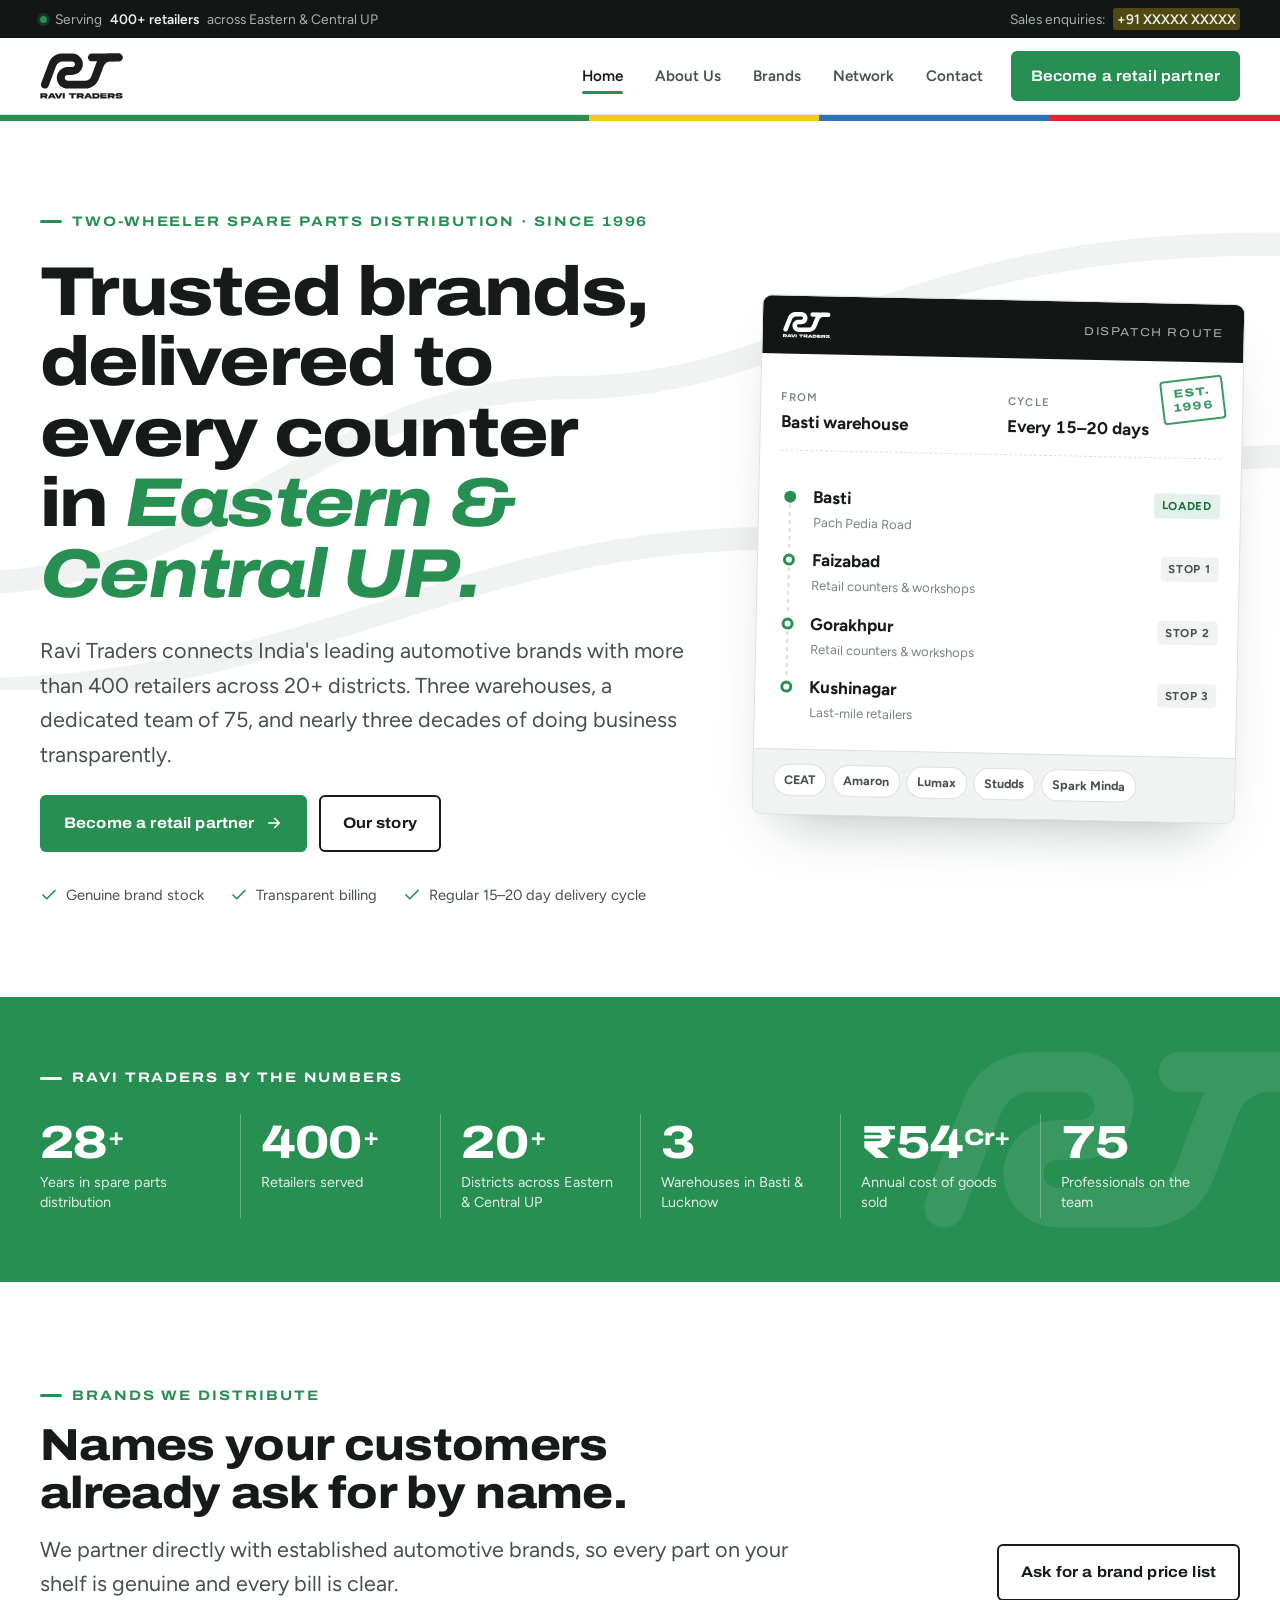
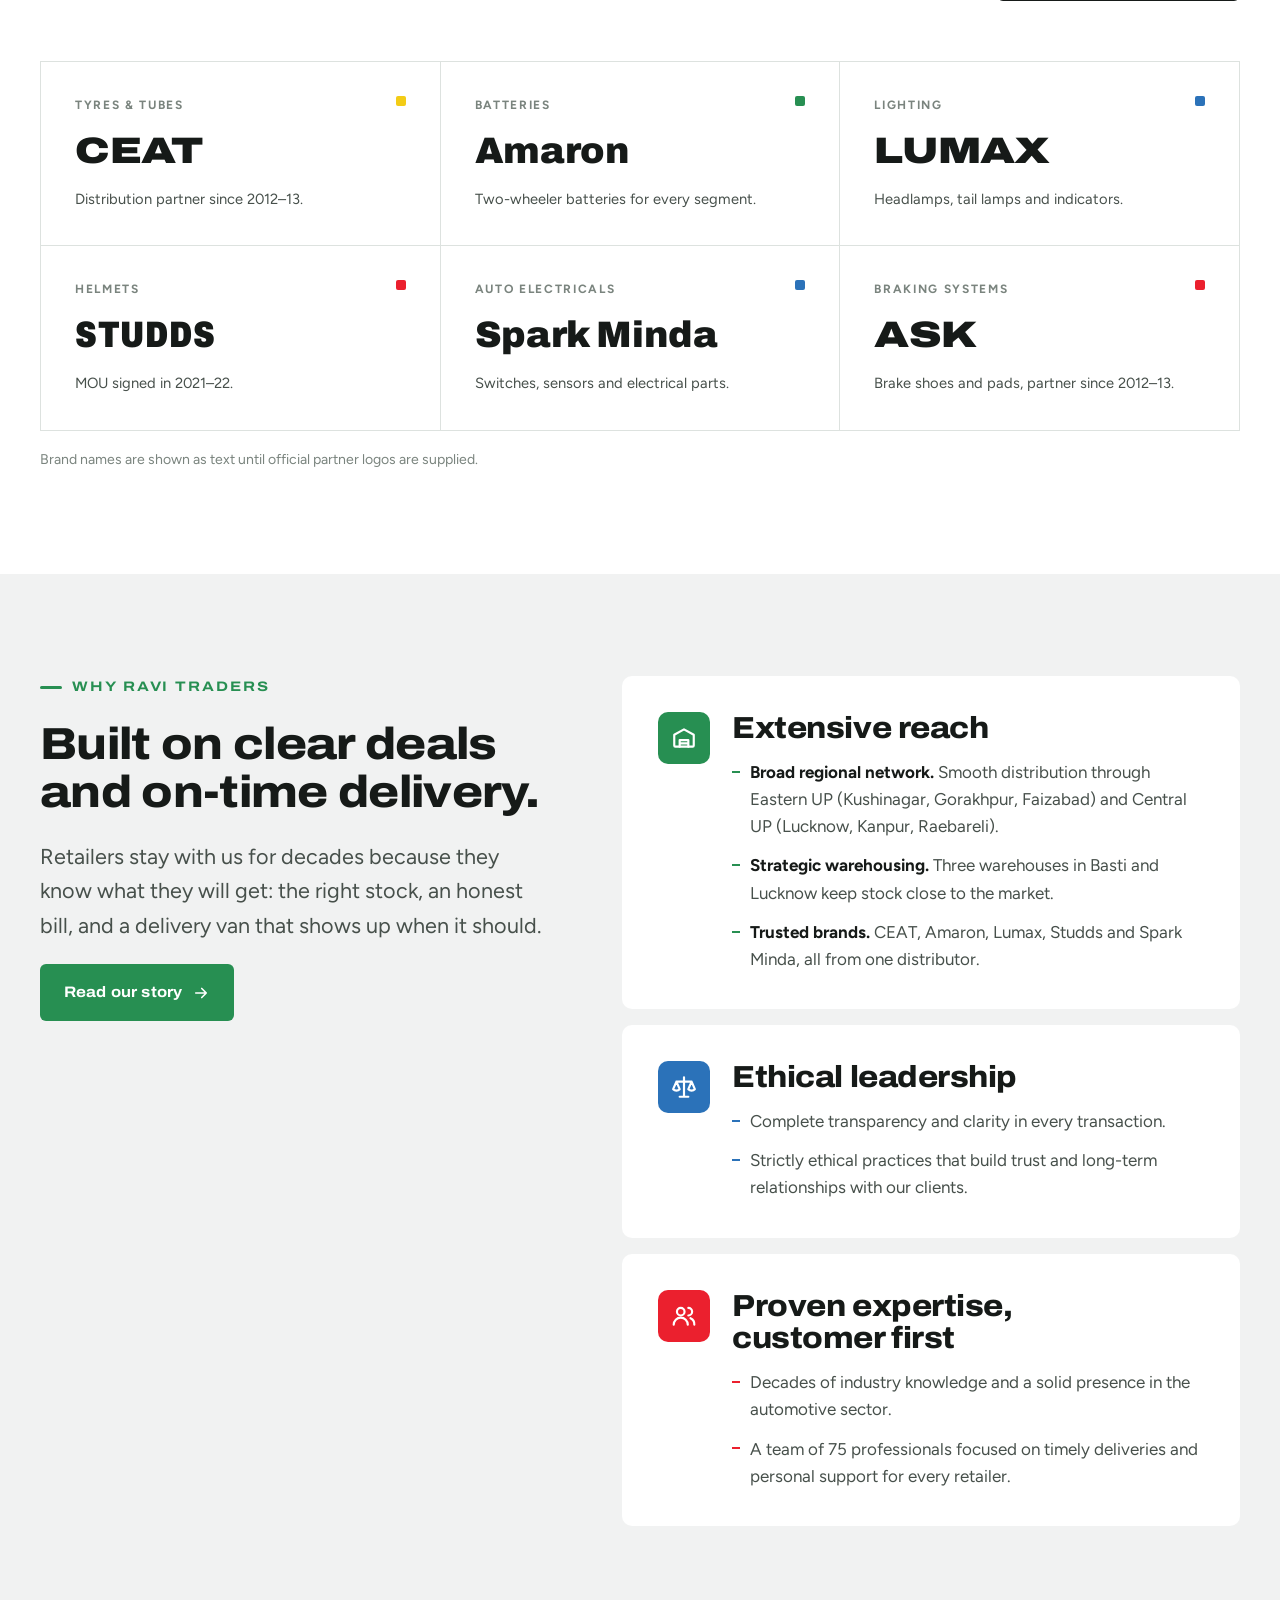
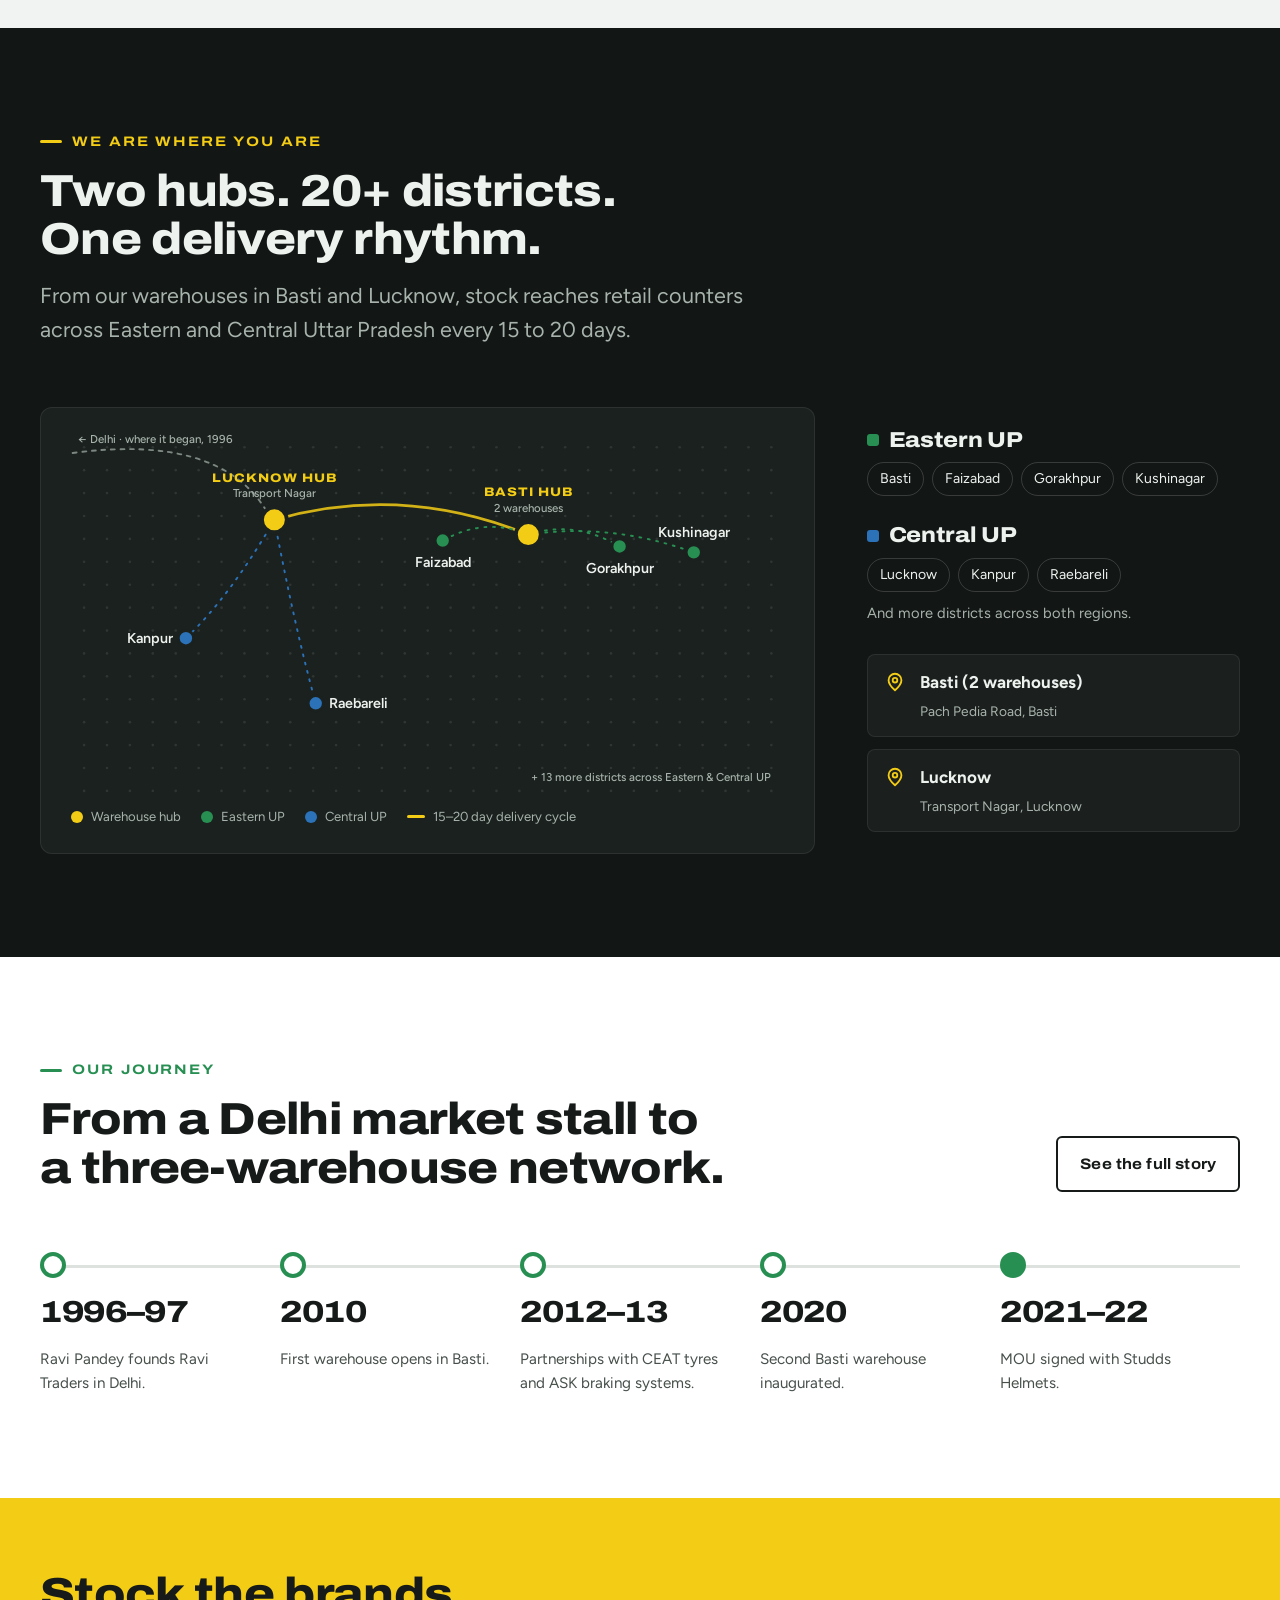
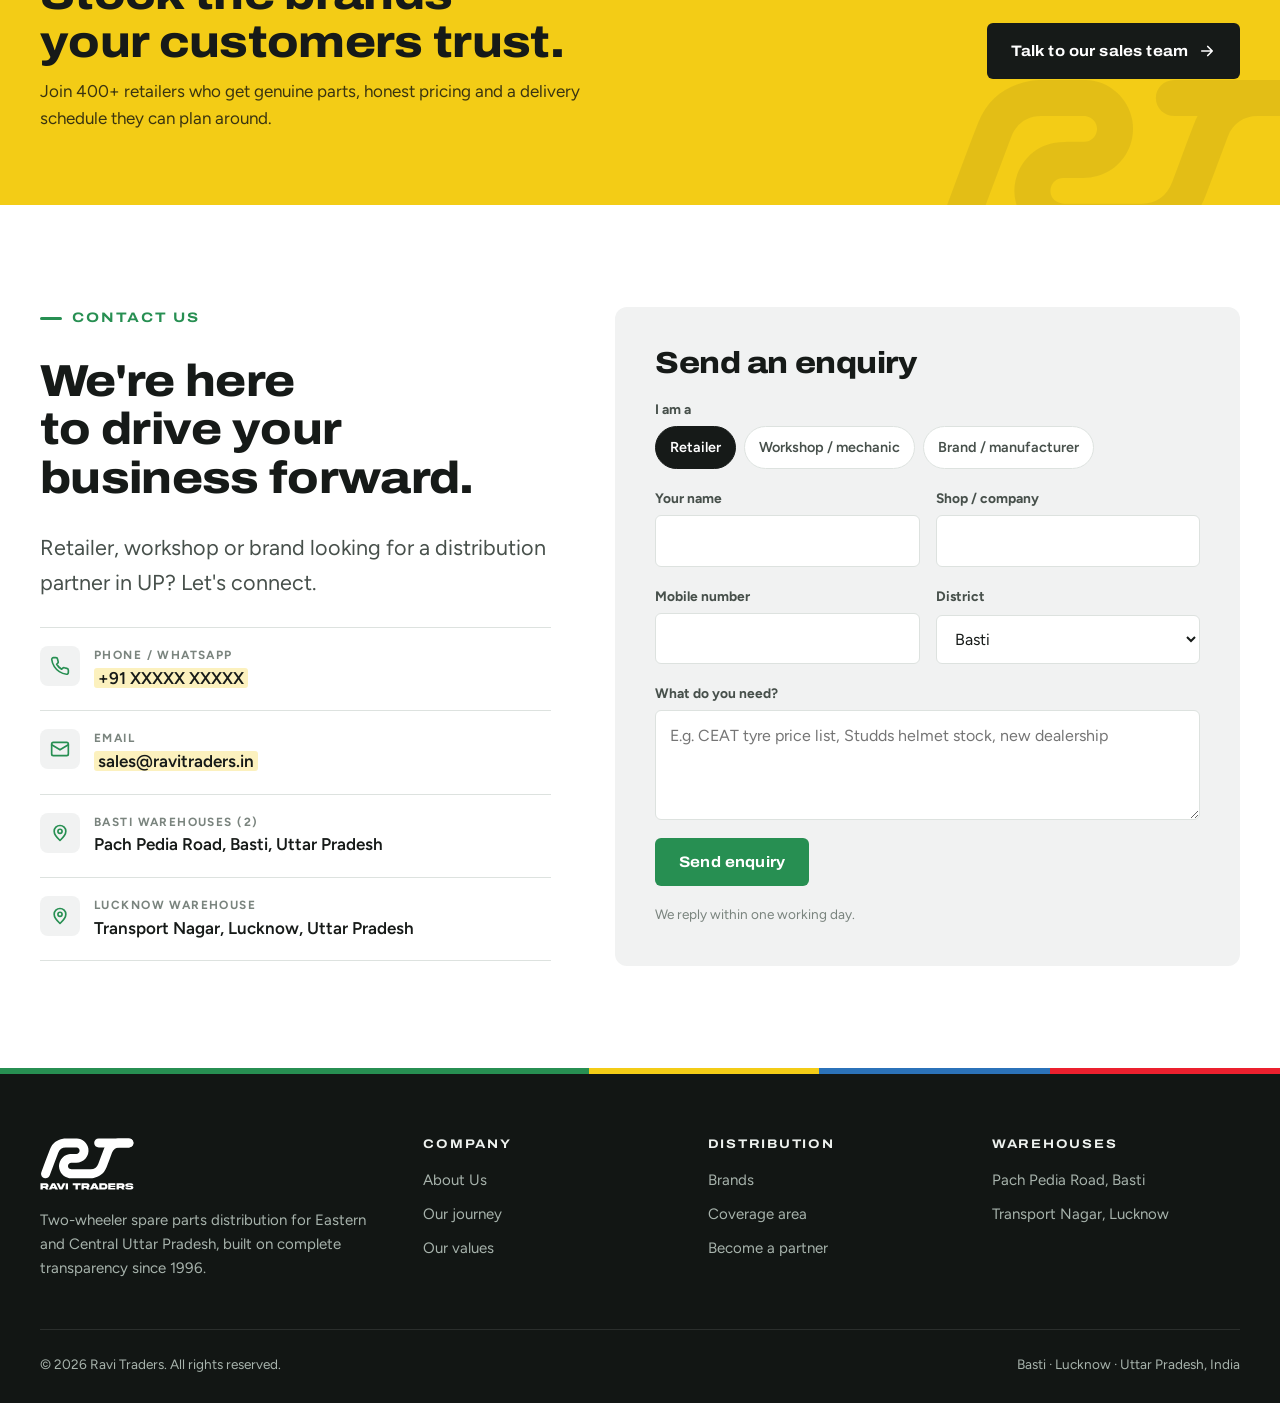
<file: index.html>
<!doctype html>
<html lang="en">
<head>
<meta charset="utf-8">
<meta name="viewport" content="width=device-width, initial-scale=1, viewport-fit=cover">
<title>Ravi Traders</title>
<meta name="claude:viewport-fit-sides" content="cover">
<meta name="description" content="Ravi Traders distributes two-wheeler spare parts from CEAT, Amaron, Lumax, Studds and Spark Minda to 400+ retailers across 20+ districts of Eastern and Central Uttar Pradesh. Since 1996.">
<link rel="icon" href="assets/symbol-green.svg" type="image/svg+xml">
<link rel="preconnect" href="https://fonts.googleapis.com">
<link rel="preconnect" href="https://fonts.gstatic.com" crossorigin>
<link rel="stylesheet" href="https://fonts.googleapis.com/css2?family=Archivo:ital,wdth,wght@0,62..125,400..900;1,62..125,400..900&family=Figtree:wght@400;500;600;700&display=swap">
<link rel="stylesheet" href="assets/styles.css">
</head>
<body>
<a class="skip" href="#main">Skip to content</a>

<div class="topbar">
  <div class="wrap">
    <span><i class="dot"></i> Serving <b>400+ retailers</b> across Eastern &amp; Central UP</span>
    <span class="hide-sm">Sales enquiries: <b class="ph">+91 XXXXX XXXXX</b></span>
  </div>
</div>

<header class="site-header">
  <div class="wrap">
    <a class="brand" href="index.html" aria-label="Ravi Traders home"><img src="assets/logo-dark.svg" alt="Ravi Traders" width="200" height="110"></a>
    <button class="menu-btn" type="button" aria-label="Open menu" aria-expanded="false" aria-controls="site-nav"><span></span></button>
    <nav class="nav" id="site-nav" aria-label="Main">
      <a href="index.html" aria-current="page">Home</a>
      <a href="about.html">About Us</a>
      <a href="index.html#brands">Brands</a>
      <a href="index.html#network">Network</a>
      <a href="index.html#contact">Contact</a>
      <a class="btn btn-primary" href="index.html#contact">Become a retail partner</a>
    </nav>
  </div>
</header>
<div class="lane" aria-hidden="true"></div>

<main id="main">

  <!-- HERO -->
  <section class="hero">
    <svg class="hero-routes" viewBox="0 0 1440 640" preserveAspectRatio="xMidYMid slice" aria-hidden="true">
      <path d="M-40 520 C 260 520, 360 300, 640 300 S 1000 120, 1500 140"/>
      <path d="M-40 640 C 340 640, 520 470, 860 470 S 1240 360, 1500 380"/>
    </svg>
    <div class="wrap">
      <div class="hero-copy">
        <span class="eyebrow">Two-wheeler spare parts distribution · Since 1996</span>
        <h1>Trusted brands, delivered to every counter in <em>Eastern &amp; Central UP.</em></h1>
        <p class="hero-lede">Ravi Traders connects India's leading automotive brands with more than 400 retailers across 20+ districts. Three warehouses, a dedicated team of 75, and nearly three decades of doing business transparently.</p>
        <div class="hero-ctas">
          <a class="btn btn-primary" href="#contact">Become a retail partner
            <svg viewBox="0 0 24 24" fill="none" stroke="currentColor" stroke-width="2.2" stroke-linecap="round" stroke-linejoin="round" aria-hidden="true"><path d="M5 12h14M13 6l6 6-6 6"/></svg></a>
          <a class="btn btn-ghost" href="about.html">Our story</a>
        </div>
        <div class="hero-proof">
          <span><svg viewBox="0 0 24 24" fill="none" stroke="currentColor" stroke-width="2.2" stroke-linecap="round" stroke-linejoin="round" aria-hidden="true"><path d="M20 6 9 17l-5-5"/></svg>Genuine brand stock</span>
          <span><svg viewBox="0 0 24 24" fill="none" stroke="currentColor" stroke-width="2.2" stroke-linecap="round" stroke-linejoin="round" aria-hidden="true"><path d="M20 6 9 17l-5-5"/></svg>Transparent billing</span>
          <span><svg viewBox="0 0 24 24" fill="none" stroke="currentColor" stroke-width="2.2" stroke-linecap="round" stroke-linejoin="round" aria-hidden="true"><path d="M20 6 9 17l-5-5"/></svg>Regular 15–20 day delivery cycle</span>
        </div>
      </div>

      <aside class="slip" aria-label="Example dispatch route">
        <div class="slip-head">
          <img src="assets/logo-white.svg" alt="" width="60" height="33">
          <small>Dispatch route</small>
        </div>
        <div class="slip-body">
          <dl class="slip-meta">
            <div><dt>From</dt><dd>Basti warehouse</dd></div>
            <div><dt>Cycle</dt><dd>Every 15–20 days</dd></div>
          </dl>
          <ol class="slip-stops">
            <li class="hub"><div><b>Basti</b><small>Pach Pedia Road</small></div><span class="tag go">Loaded</span></li>
            <li><div><b>Faizabad</b><small>Retail counters &amp; workshops</small></div><span class="tag">Stop 1</span></li>
            <li><div><b>Gorakhpur</b><small>Retail counters &amp; workshops</small></div><span class="tag">Stop 2</span></li>
            <li><div><b>Kushinagar</b><small>Last-mile retailers</small></div><span class="tag">Stop 3</span></li>
          </ol>
        </div>
        <div class="slip-foot" aria-label="Brands on board">
          <span class="chip">CEAT</span><span class="chip">Amaron</span><span class="chip">Lumax</span><span class="chip">Studds</span><span class="chip">Spark Minda</span>
        </div>
        <div class="stamp" aria-hidden="true">Est.<br>1996</div>
      </aside>
    </div>
  </section>

  <!-- NUMBERS -->
  <section class="stats" aria-labelledby="numbers-h">
    <div class="wrap">
      <h2 id="numbers-h" class="eyebrow" style="color:#fff;margin-bottom:28px">Ravi Traders by the numbers</h2>
      <div class="stats-grid">
        <div class="stat"><strong>28<sup>+</sup></strong><span>Years in spare parts distribution</span></div>
        <div class="stat"><strong>400<sup>+</sup></strong><span>Retailers served</span></div>
        <div class="stat"><strong>20<sup>+</sup></strong><span>Districts across Eastern &amp; Central UP</span></div>
        <div class="stat"><strong>3</strong><span>Warehouses in Basti &amp; Lucknow</span></div>
        <div class="stat"><strong>₹54<sup>Cr+</sup></strong><span>Annual cost of goods sold</span></div>
        <div class="stat"><strong>75</strong><span>Professionals on the team</span></div>
      </div>
    </div>
  </section>

  <!-- BRANDS -->
  <section class="section" id="brands" aria-labelledby="brands-h">
    <div class="wrap">
      <div class="split-head">
        <div class="section-head">
          <span class="eyebrow">Brands we distribute</span>
          <h2 id="brands-h">Names your customers already ask for by name.</h2>
          <p>We partner directly with established automotive brands, so every part on your shelf is genuine and every bill is clear.</p>
        </div>
        <a class="btn btn-ghost" href="#contact">Ask for a brand price list</a>
      </div>

      <div class="brands-grid reveal">
        <article class="brand-tile" style="--c: var(--yellow)">
          <div class="cat">Tyres &amp; tubes <i></i></div>
          <div class="wordmark wide">CEAT</div>
          <p>Distribution partner since 2012–13.</p>
        </article>
        <article class="brand-tile" style="--c: var(--green)">
          <div class="cat">Batteries <i></i></div>
          <div class="wordmark">Amaron</div>
          <p>Two-wheeler batteries for every segment.</p>
        </article>
        <article class="brand-tile" style="--c: var(--blue)">
          <div class="cat">Lighting <i></i></div>
          <div class="wordmark wide">LUMAX</div>
          <p>Headlamps, tail lamps and indicators.</p>
        </article>
        <article class="brand-tile" style="--c: var(--red)">
          <div class="cat">Helmets <i></i></div>
          <div class="wordmark cond">STUDDS</div>
          <p>MOU signed in 2021–22.</p>
        </article>
        <article class="brand-tile" style="--c: var(--blue)">
          <div class="cat">Auto electricals <i></i></div>
          <div class="wordmark">Spark Minda</div>
          <p>Switches, sensors and electrical parts.</p>
        </article>
        <article class="brand-tile" style="--c: var(--red)">
          <div class="cat">Braking systems <i></i></div>
          <div class="wordmark wide">ASK</div>
          <p>Brake shoes and pads, partner since 2012–13.</p>
        </article>
      </div>
      <p class="brands-note">Brand names are shown as text until official partner logos are supplied.</p>
    </div>
  </section>

  <!-- WHY US -->
  <section class="section why" aria-labelledby="why-h">
    <div class="wrap why-grid">
      <div class="why-intro">
        <span class="eyebrow">Why Ravi Traders</span>
        <h2 id="why-h">Built on clear deals and on-time delivery.</h2>
        <p>Retailers stay with us for decades because they know what they will get: the right stock, an honest bill, and a delivery van that shows up when it should.</p>
        <div><a class="btn btn-primary" href="about.html">Read our story
          <svg viewBox="0 0 24 24" fill="none" stroke="currentColor" stroke-width="2.2" stroke-linecap="round" stroke-linejoin="round" aria-hidden="true"><path d="M5 12h14M13 6l6 6-6 6"/></svg></a></div>
      </div>
      <div class="why-list">
        <article class="why-item reveal" style="--c: var(--green)">
          <div class="ico"><svg viewBox="0 0 24 24" fill="none" stroke="currentColor" stroke-width="2" stroke-linecap="round" stroke-linejoin="round" aria-hidden="true"><path d="M3 9 12 4l9 5v10a1 1 0 0 1-1 1H4a1 1 0 0 1-1-1z"/><path d="M8 20v-6h8v6M8 17h8"/></svg></div>
          <h3>Extensive reach</h3>
          <ul>
            <li><b>Broad regional network.</b> Smooth distribution through Eastern UP (Kushinagar, Gorakhpur, Faizabad) and Central UP (Lucknow, Kanpur, Raebareli).</li>
            <li><b>Strategic warehousing.</b> Three warehouses in Basti and Lucknow keep stock close to the market.</li>
            <li><b>Trusted brands.</b> CEAT, Amaron, Lumax, Studds and Spark Minda, all from one distributor.</li>
          </ul>
        </article>
        <article class="why-item reveal" style="--c: var(--blue)">
          <div class="ico"><svg viewBox="0 0 24 24" fill="none" stroke="currentColor" stroke-width="2" stroke-linecap="round" stroke-linejoin="round" aria-hidden="true"><path d="M12 3v18M5 7h14M5 7l-3 7a4 4 0 0 0 6 0zM19 7l-3 7a4 4 0 0 0 6 0zM8 21h8"/></svg></div>
          <h3>Ethical leadership</h3>
          <ul>
            <li>Complete transparency and clarity in every transaction.</li>
            <li>Strictly ethical practices that build trust and long-term relationships with our clients.</li>
          </ul>
        </article>
        <article class="why-item reveal" style="--c: var(--red)">
          <div class="ico"><svg viewBox="0 0 24 24" fill="none" stroke="currentColor" stroke-width="2" stroke-linecap="round" stroke-linejoin="round" aria-hidden="true"><circle cx="9" cy="8" r="3.5"/><path d="M2.5 20a6.5 6.5 0 0 1 13 0M16 4.5a3.5 3.5 0 0 1 0 7M18 14a6 6 0 0 1 3.5 6"/></svg></div>
          <h3>Proven expertise, customer first</h3>
          <ul>
            <li>Decades of industry knowledge and a solid presence in the automotive sector.</li>
            <li>A team of 75 professionals focused on timely deliveries and personal support for every retailer.</li>
          </ul>
        </article>
      </div>
    </div>
  </section>

  <!-- NETWORK -->
  <section class="section network on-dark" id="network" aria-labelledby="net-h">
    <div class="wrap">
      <div class="section-head">
        <span class="eyebrow">We are where you are</span>
        <h2 id="net-h">Two hubs. 20+ districts. One delivery rhythm.</h2>
        <p>From our warehouses in Basti and Lucknow, stock reaches retail counters across Eastern and Central Uttar Pradesh every 15 to 20 days.</p>
      </div>
      <div class="network-grid">
        <div class="map-card">
          <div data-map></div>
          <div class="map-legend">
            <span><i style="background:var(--yellow)"></i>Warehouse hub</span>
            <span><i style="background:var(--green)"></i>Eastern UP</span>
            <span><i style="background:var(--blue)"></i>Central UP</span>
            <span><i style="background:var(--yellow);border-radius:2px;height:3px;width:18px"></i>15–20 day delivery cycle</span>
          </div>
        </div>
        <div class="region-list">
          <div class="region" style="--c: var(--green)">
            <h3><i></i>Eastern UP</h3>
            <ul><li>Basti</li><li>Faizabad</li><li>Gorakhpur</li><li>Kushinagar</li></ul>
          </div>
          <div class="region" style="--c: var(--blue)">
            <h3><i></i>Central UP</h3>
            <ul><li>Lucknow</li><li>Kanpur</li><li>Raebareli</li></ul>
            <p>And more districts across both regions.</p>
          </div>
          <div class="warehouses">
            <div class="wh"><svg viewBox="0 0 24 24" fill="none" stroke="currentColor" stroke-width="2" stroke-linecap="round" stroke-linejoin="round" aria-hidden="true"><path d="M12 21s-7-6.2-7-11a7 7 0 0 1 14 0c0 4.8-7 11-7 11z"/><circle cx="12" cy="10" r="2.5"/></svg><b>Basti (2 warehouses)</b><small>Pach Pedia Road, Basti</small></div>
            <div class="wh"><svg viewBox="0 0 24 24" fill="none" stroke="currentColor" stroke-width="2" stroke-linecap="round" stroke-linejoin="round" aria-hidden="true"><path d="M12 21s-7-6.2-7-11a7 7 0 0 1 14 0c0 4.8-7 11-7 11z"/><circle cx="12" cy="10" r="2.5"/></svg><b>Lucknow</b><small>Transport Nagar, Lucknow</small></div>
          </div>
        </div>
      </div>
    </div>
  </section>

  <!-- JOURNEY TEASER -->
  <section class="section" aria-labelledby="journey-h">
    <div class="wrap">
      <div class="split-head">
        <div class="section-head">
          <span class="eyebrow">Our journey</span>
          <h2 id="journey-h">From a Delhi market stall to a three-warehouse network.</h2>
        </div>
        <a class="btn btn-ghost" href="about.html#milestones">See the full story</a>
      </div>
      <div class="journey-strip reveal">
        <div class="jstep"><span class="yr">1996–97</span><p>Ravi Pandey founds Ravi Traders in Delhi.</p></div>
        <div class="jstep"><span class="yr">2010</span><p>First warehouse opens in Basti.</p></div>
        <div class="jstep"><span class="yr">2012–13</span><p>Partnerships with CEAT tyres and ASK braking systems.</p></div>
        <div class="jstep"><span class="yr">2020</span><p>Second Basti warehouse inaugurated.</p></div>
        <div class="jstep"><span class="yr">2021–22</span><p>MOU signed with Studds Helmets.</p></div>
      </div>
    </div>
  </section>

  <!-- CTA -->
  <section class="cta-band" aria-labelledby="cta-h">
    <div class="wrap">
      <div>
        <h2 id="cta-h">Stock the brands your customers trust.</h2>
        <p>Join 400+ retailers who get genuine parts, honest pricing and a delivery schedule they can plan around.</p>
      </div>
      <a class="btn btn-primary" href="#contact">Talk to our sales team
        <svg viewBox="0 0 24 24" fill="none" stroke="currentColor" stroke-width="2.2" stroke-linecap="round" stroke-linejoin="round" aria-hidden="true"><path d="M5 12h14M13 6l6 6-6 6"/></svg></a>
    </div>
  </section>

  <!-- CONTACT -->
  <section class="section" id="contact" aria-labelledby="contact-h">
    <div class="wrap contact-grid">
      <div class="contact-info">
        <span class="eyebrow">Contact us</span>
        <h2 id="contact-h">We're here to drive your business forward.</h2>
        <p>Retailer, workshop or brand looking for a distribution partner in UP? Let's connect.</p>
        <div class="contact-rows">
          <div class="crow"><span class="ci"><svg viewBox="0 0 24 24" fill="none" stroke="currentColor" stroke-width="2" stroke-linecap="round" stroke-linejoin="round" aria-hidden="true"><path d="M22 16.9v3a2 2 0 0 1-2.2 2 19.8 19.8 0 0 1-8.6-3.1 19.5 19.5 0 0 1-6-6A19.8 19.8 0 0 1 2.1 4.2 2 2 0 0 1 4.1 2h3a2 2 0 0 1 2 1.7c.1 1 .4 1.9.7 2.8a2 2 0 0 1-.5 2.1L8 9.9a16 16 0 0 0 6 6l1.3-1.3a2 2 0 0 1 2.1-.4c.9.3 1.8.6 2.8.7a2 2 0 0 1 1.7 2z"/></svg></span><div><small>Phone / WhatsApp</small><b class="ph">+91 XXXXX XXXXX</b></div></div>
          <div class="crow"><span class="ci"><svg viewBox="0 0 24 24" fill="none" stroke="currentColor" stroke-width="2" stroke-linecap="round" stroke-linejoin="round" aria-hidden="true"><rect x="2" y="4" width="20" height="16" rx="2"/><path d="m22 7-10 6L2 7"/></svg></span><div><small>Email</small><b class="ph">sales@ravitraders.in</b></div></div>
          <div class="crow"><span class="ci"><svg viewBox="0 0 24 24" fill="none" stroke="currentColor" stroke-width="2" stroke-linecap="round" stroke-linejoin="round" aria-hidden="true"><path d="M12 21s-7-6.2-7-11a7 7 0 0 1 14 0c0 4.8-7 11-7 11z"/><circle cx="12" cy="10" r="2.5"/></svg></span><div><small>Basti warehouses (2)</small><b>Pach Pedia Road, Basti, Uttar Pradesh</b></div></div>
          <div class="crow"><span class="ci"><svg viewBox="0 0 24 24" fill="none" stroke="currentColor" stroke-width="2" stroke-linecap="round" stroke-linejoin="round" aria-hidden="true"><path d="M12 21s-7-6.2-7-11a7 7 0 0 1 14 0c0 4.8-7 11-7 11z"/><circle cx="12" cy="10" r="2.5"/></svg></span><div><small>Lucknow warehouse</small><b>Transport Nagar, Lucknow, Uttar Pradesh</b></div></div>
        </div>
      </div>

      <form class="form" data-enquiry novalidate>
        <h3>Send an enquiry</h3>
        <div class="field">
          <span class="field-label" style="font-size:.86rem;font-weight:700;color:var(--ink-2)">I am a</span>
          <div class="seg" role="radiogroup" aria-label="I am a">
            <label><input type="radio" name="who" id="who-retailer" value="Retailer" checked><span>Retailer</span></label>
            <label><input type="radio" name="who" id="who-workshop" value="Workshop"><span>Workshop / mechanic</span></label>
            <label><input type="radio" name="who" id="who-brand" value="Brand"><span>Brand / manufacturer</span></label>
          </div>
        </div>
        <div class="row">
          <div class="field"><label for="f-name">Your name</label><input id="f-name" type="text" autocomplete="name" required></div>
          <div class="field"><label for="f-shop">Shop / company</label><input id="f-shop" type="text" autocomplete="organization"></div>
        </div>
        <div class="row">
          <div class="field"><label for="f-phone">Mobile number</label><input id="f-phone" type="tel" autocomplete="tel" inputmode="tel" required></div>
          <div class="field"><label for="f-district">District</label>
            <select id="f-district">
              <option>Basti</option><option>Faizabad</option><option>Gorakhpur</option><option>Kushinagar</option>
              <option>Lucknow</option><option>Kanpur</option><option>Raebareli</option><option>Other</option>
            </select>
          </div>
        </div>
        <div class="field"><label for="f-msg">What do you need?</label><textarea id="f-msg" placeholder="E.g. CEAT tyre price list, Studds helmet stock, new dealership"></textarea></div>
        <div><button class="btn btn-primary" type="submit">Send enquiry</button></div>
        <p class="form-done" hidden></p>
        <p class="form-note">We reply within one working day.</p>
      </form>
    </div>
  </section>
</main>

<footer class="site-footer">
  <div class="lane" aria-hidden="true"></div>
  <div class="wrap">
    <div class="foot-grid">
      <div class="foot-brand">
        <img src="assets/logo-white.svg" alt="Ravi Traders" width="96" height="52">
        <p>Two-wheeler spare parts distribution for Eastern and Central Uttar Pradesh, built on complete transparency since 1996.</p>
      </div>
      <div>
        <h4>Company</h4>
        <ul><li><a href="about.html">About Us</a></li><li><a href="about.html#milestones">Our journey</a></li><li><a href="about.html#values">Our values</a></li></ul>
      </div>
      <div>
        <h4>Distribution</h4>
        <ul><li><a href="index.html#brands">Brands</a></li><li><a href="index.html#network">Coverage area</a></li><li><a href="index.html#contact">Become a partner</a></li></ul>
      </div>
      <div>
        <h4>Warehouses</h4>
        <ul><li>Pach Pedia Road, Basti</li><li>Transport Nagar, Lucknow</li></ul>
      </div>
    </div>
    <div class="foot-bottom">
      <span>© <span data-year>2026</span> Ravi Traders. All rights reserved.</span>
      <span>Basti · Lucknow · Uttar Pradesh, India</span>
    </div>
  </div>
</footer>

<script src="assets/site.js"></script>
</body>
</html>
</file>
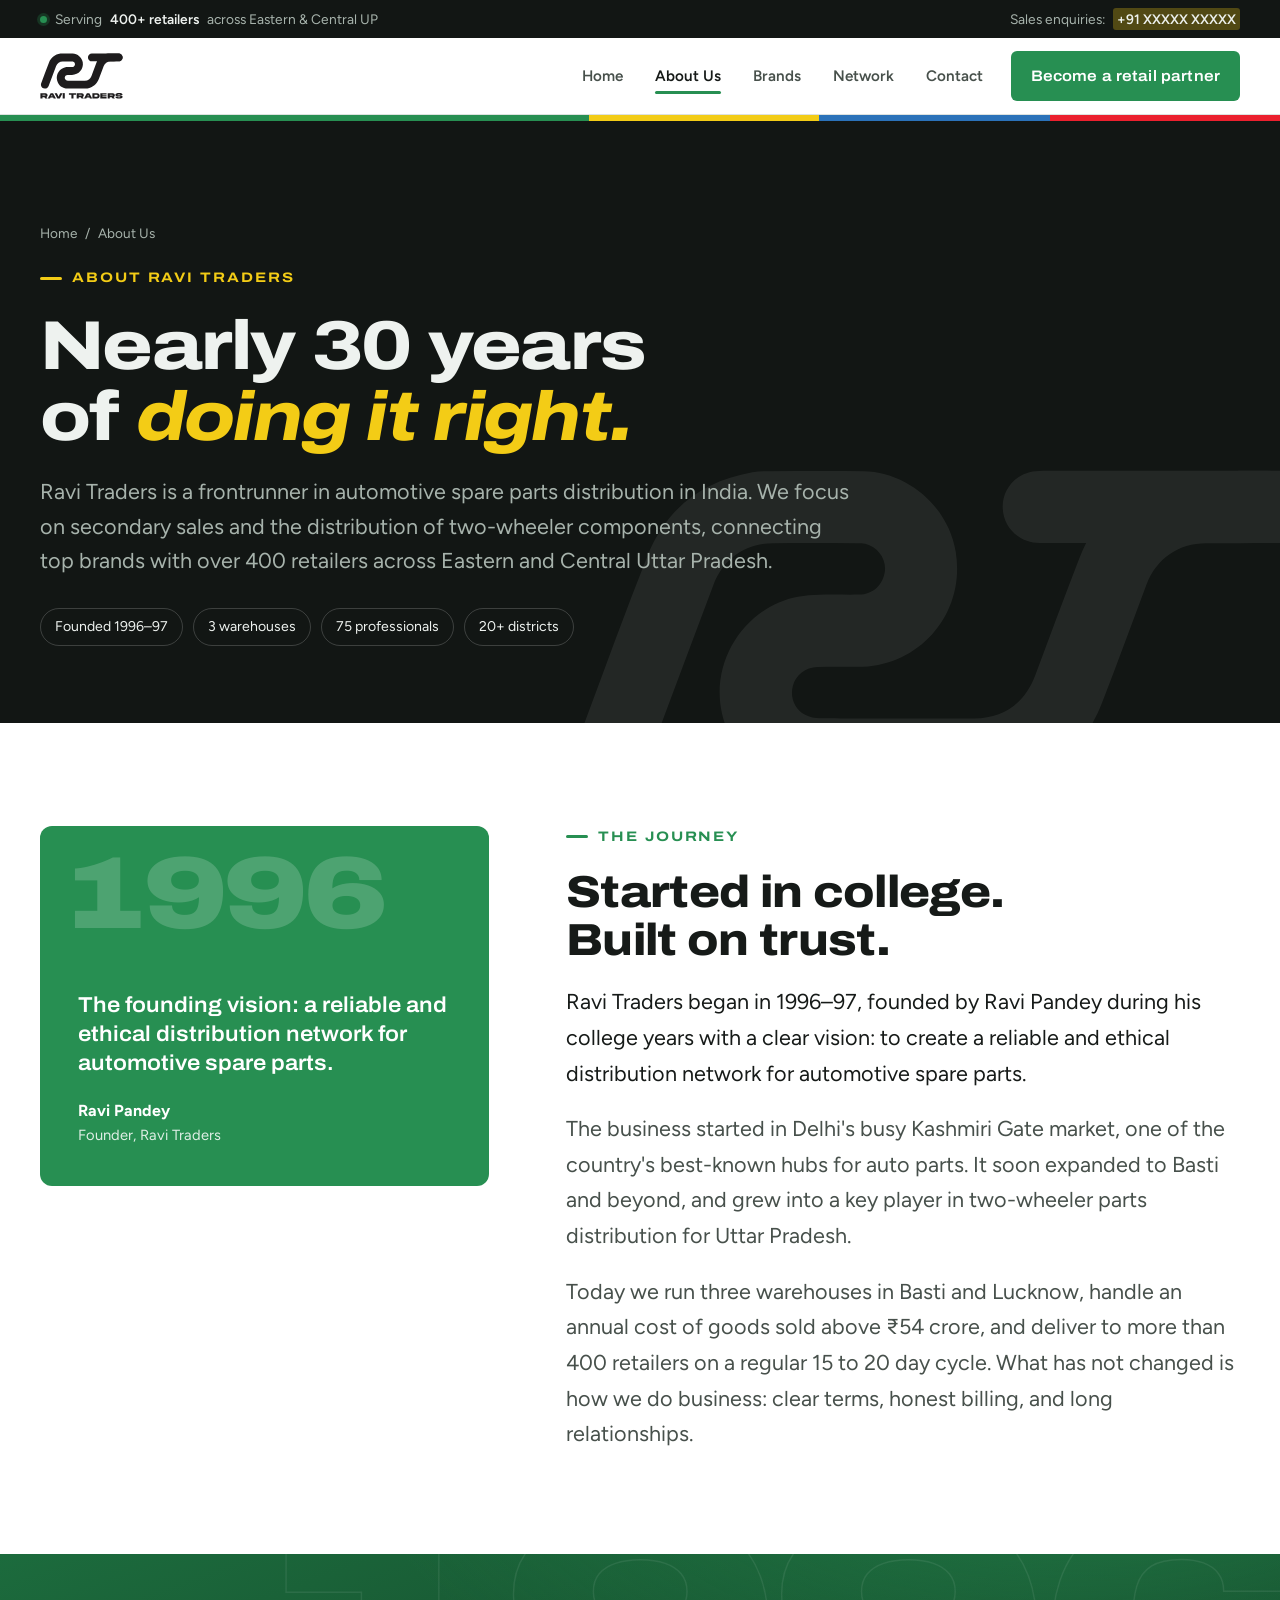
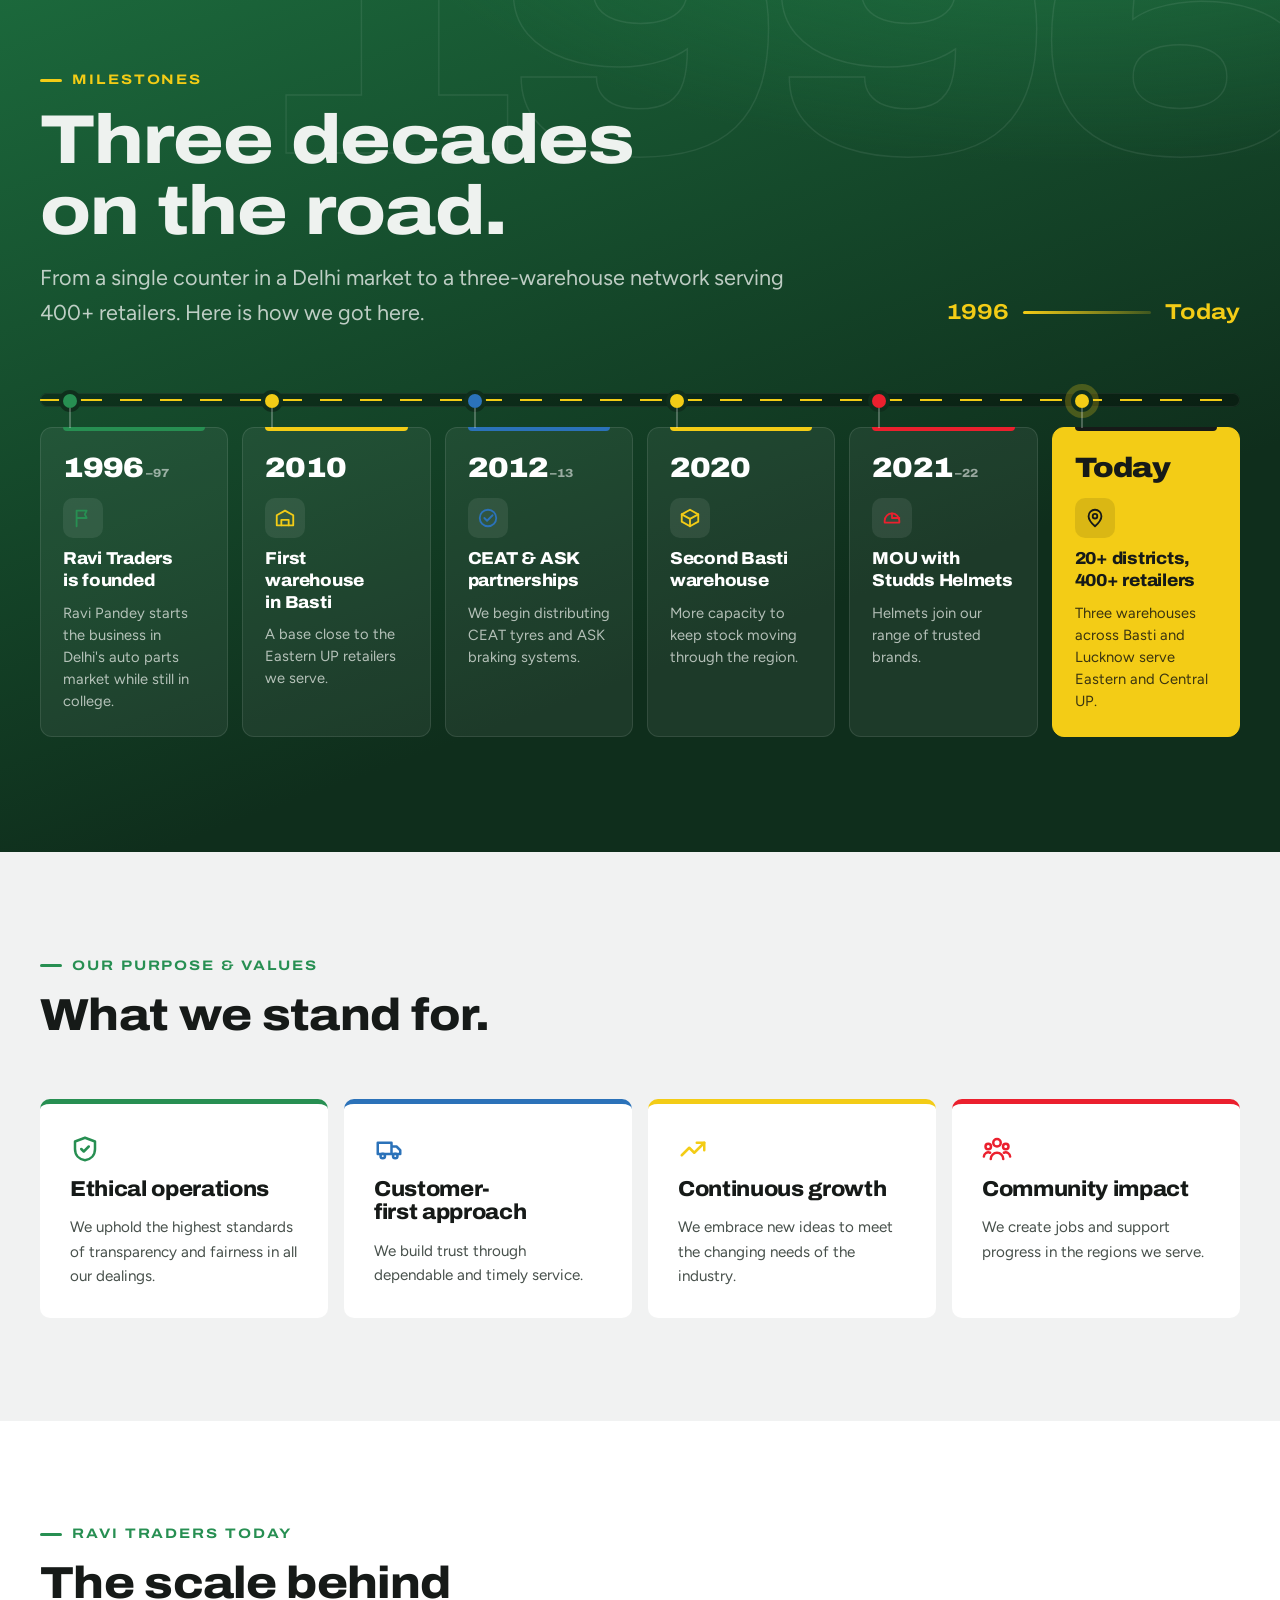
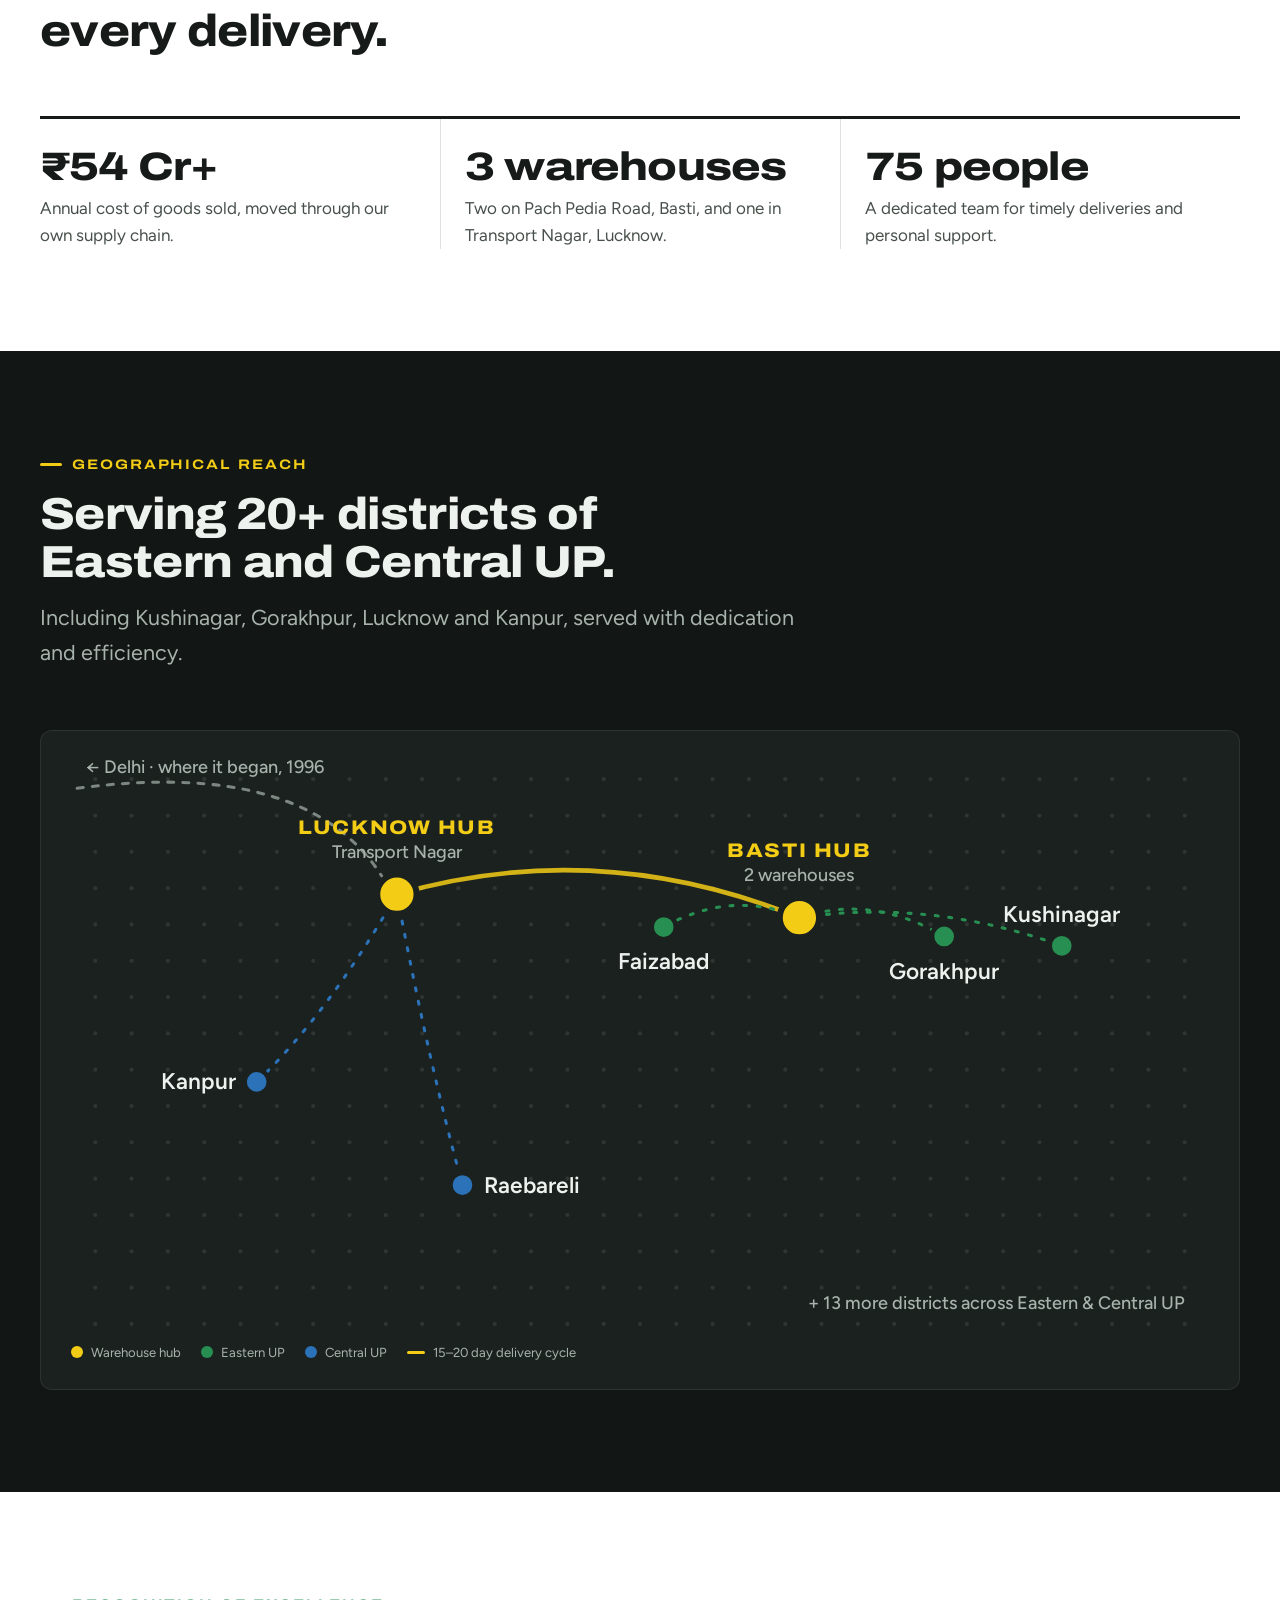
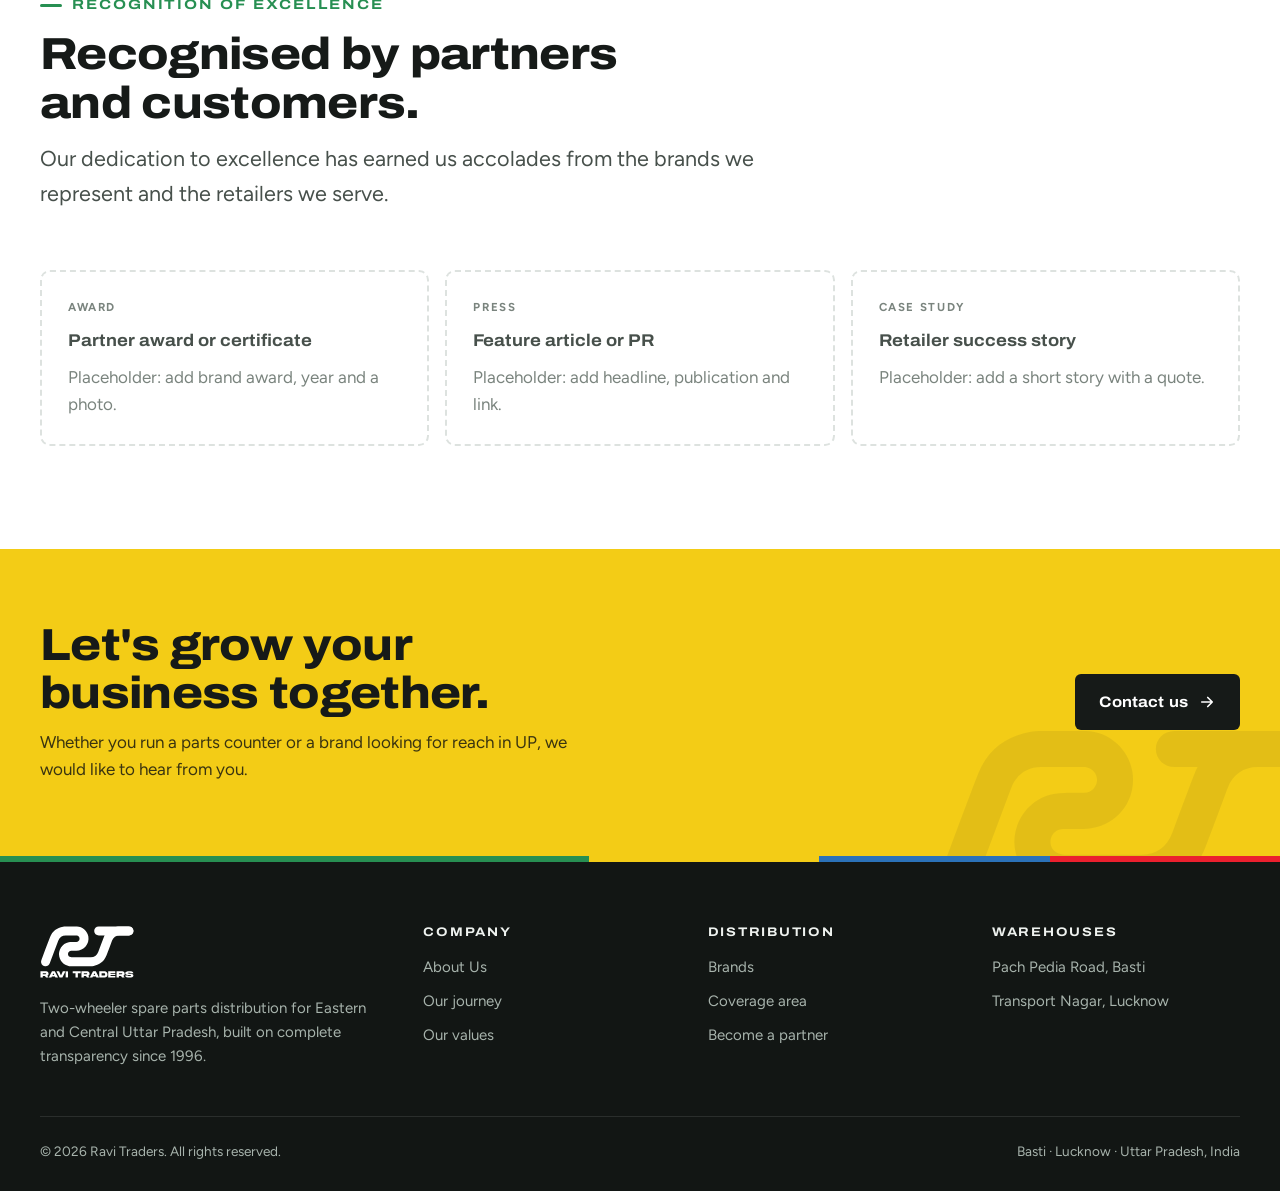
<file: about.html>
<!doctype html>
<html lang="en">
<head>
<meta charset="utf-8">
<meta name="viewport" content="width=device-width, initial-scale=1, viewport-fit=cover">
<title>About Ravi Traders</title>
<meta name="claude:viewport-fit-sides" content="cover">
<meta name="description" content="Ravi Traders distributes two-wheeler spare parts from CEAT, Amaron, Lumax, Studds and Spark Minda to 400+ retailers across 20+ districts of Eastern and Central Uttar Pradesh. Since 1996.">
<link rel="icon" href="assets/symbol-green.svg" type="image/svg+xml">
<link rel="preconnect" href="https://fonts.googleapis.com">
<link rel="preconnect" href="https://fonts.gstatic.com" crossorigin>
<link rel="stylesheet" href="https://fonts.googleapis.com/css2?family=Archivo:ital,wdth,wght@0,62..125,400..900;1,62..125,400..900&family=Figtree:wght@400;500;600;700&display=swap">
<link rel="stylesheet" href="assets/styles.css">
</head>
<body>
<a class="skip" href="#main">Skip to content</a>

<div class="topbar">
  <div class="wrap">
    <span><i class="dot"></i> Serving <b>400+ retailers</b> across Eastern &amp; Central UP</span>
    <span class="hide-sm">Sales enquiries: <b class="ph">+91 XXXXX XXXXX</b></span>
  </div>
</div>

<header class="site-header">
  <div class="wrap">
    <a class="brand" href="index.html" aria-label="Ravi Traders home"><img src="assets/logo-dark.svg" alt="Ravi Traders" width="200" height="110"></a>
    <button class="menu-btn" type="button" aria-label="Open menu" aria-expanded="false" aria-controls="site-nav"><span></span></button>
    <nav class="nav" id="site-nav" aria-label="Main">
      <a href="index.html">Home</a>
      <a href="about.html" aria-current="page">About Us</a>
      <a href="index.html#brands">Brands</a>
      <a href="index.html#network">Network</a>
      <a href="index.html#contact">Contact</a>
      <a class="btn btn-primary" href="index.html#contact">Become a retail partner</a>
    </nav>
  </div>
</header>
<div class="lane" aria-hidden="true"></div>

<main id="main">

  <!-- PAGE HERO -->
  <section class="page-hero on-dark">
    <img class="big-mark" src="assets/symbol-white.svg" alt="" aria-hidden="true">
    <div class="wrap">
      <nav class="crumbs" aria-label="Breadcrumb"><a href="index.html">Home</a><span aria-hidden="true">/</span><span>About Us</span></nav>
      <span class="eyebrow">About Ravi Traders</span>
      <h1>Nearly 30 years of <em>doing it right.</em></h1>
      <p>Ravi Traders is a frontrunner in automotive spare parts distribution in India. We focus on secondary sales and the distribution of two-wheeler components, connecting top brands with over 400 retailers across Eastern and Central Uttar Pradesh.</p>
      <div class="hero-facts">
        <span>Founded 1996–97</span><span>3 warehouses</span><span>75 professionals</span><span>20+ districts</span>
      </div>
    </div>
  </section>

  <!-- STORY -->
  <section class="section" aria-labelledby="story-h">
    <div class="wrap story">
      <figure class="founder-card reveal" style="margin:0">
        <span class="since" aria-hidden="true">1996</span>
        <blockquote>The founding vision: a reliable and ethical distribution network for automotive spare parts.</blockquote>
        <figcaption><b>Ravi Pandey</b>Founder, Ravi Traders</figcaption>
      </figure>
      <div class="story-copy">
        <span class="eyebrow">The journey</span>
        <h2 id="story-h">Started in college. Built on trust.</h2>
        <p class="lead">Ravi Traders began in 1996–97, founded by Ravi Pandey during his college years with a clear vision: to create a reliable and ethical distribution network for automotive spare parts.</p>
        <p>The business started in Delhi's busy Kashmiri Gate market, one of the country's best-known hubs for auto parts. It soon expanded to Basti and beyond, and grew into a key player in two-wheeler parts distribution for Uttar Pradesh.</p>
        <p>Today we run three warehouses in Basti and Lucknow, handle an annual cost of goods sold above ₹54 crore, and deliver to more than 400 retailers on a regular 15 to 20 day cycle. What has not changed is how we do business: clear terms, honest billing, and long relationships.</p>
      </div>
    </div>
  </section>

  <!-- MILESTONES (featured) -->
  <section class="ms-feature on-dark" id="milestones" aria-labelledby="ms-h">
    <span class="ms-bg" aria-hidden="true">1996</span>
    <div class="wrap">
      <div class="ms-head">
        <div class="section-head">
          <span class="eyebrow">Milestones</span>
          <h2 id="ms-h">Three decades on the road.</h2>
          <p>From a single counter in a Delhi market to a three-warehouse network serving 400+ retailers. Here is how we got here.</p>
        </div>
        <div class="ms-span" aria-hidden="true"><strong>1996</strong><i></i><strong>Today</strong></div>
      </div>
      <ol class="ms-list" tabindex="0" aria-label="Milestones from 1996 to today">
        <li class="ms-card" style="--c: var(--green)">
          <span class="ms-marker" aria-hidden="true"></span>
          <span class="ms-yr">1996<small>–97</small></span>
          <span class="ms-ico" aria-hidden="true"><svg viewBox="0 0 24 24" fill="none" stroke="currentColor" stroke-width="2" stroke-linecap="round" stroke-linejoin="round"><path d="M5 21V4M5 4h11l-2 4 2 4H5"/></svg></span>
          <h3>Ravi Traders is founded</h3>
          <p>Ravi Pandey starts the business in Delhi's auto parts market while still in college.</p>
        </li>
        <li class="ms-card" style="--c: var(--yellow)">
          <span class="ms-marker" aria-hidden="true"></span>
          <span class="ms-yr">2010</span>
          <span class="ms-ico" aria-hidden="true"><svg viewBox="0 0 24 24" fill="none" stroke="currentColor" stroke-width="2" stroke-linecap="round" stroke-linejoin="round"><path d="M3 9 12 4l9 5v11H3z"/><path d="M8 20v-6h8v6"/></svg></span>
          <h3>First warehouse in Basti</h3>
          <p>A base close to the Eastern UP retailers we serve.</p>
        </li>
        <li class="ms-card" style="--c: var(--blue)">
          <span class="ms-marker" aria-hidden="true"></span>
          <span class="ms-yr">2012<small>–13</small></span>
          <span class="ms-ico" aria-hidden="true"><svg viewBox="0 0 24 24" fill="none" stroke="currentColor" stroke-width="2" stroke-linecap="round" stroke-linejoin="round"><path d="M8 12l3 3 6-6"/><circle cx="12" cy="12" r="9"/></svg></span>
          <h3>CEAT &amp; ASK partnerships</h3>
          <p>We begin distributing CEAT tyres and ASK braking systems.</p>
        </li>
        <li class="ms-card" style="--c: var(--yellow)">
          <span class="ms-marker" aria-hidden="true"></span>
          <span class="ms-yr">2020</span>
          <span class="ms-ico" aria-hidden="true"><svg viewBox="0 0 24 24" fill="none" stroke="currentColor" stroke-width="2" stroke-linecap="round" stroke-linejoin="round"><path d="M3 8 12 3l9 5v8l-9 5-9-5z"/><path d="M3 8l9 5 9-5M12 13v8"/></svg></span>
          <h3>Second Basti warehouse</h3>
          <p>More capacity to keep stock moving through the region.</p>
        </li>
        <li class="ms-card" style="--c: var(--red)">
          <span class="ms-marker" aria-hidden="true"></span>
          <span class="ms-yr">2021<small>–22</small></span>
          <span class="ms-ico" aria-hidden="true"><svg viewBox="0 0 24 24" fill="none" stroke="currentColor" stroke-width="2" stroke-linecap="round" stroke-linejoin="round"><path d="M4 15a8 8 0 0 1 16 0v2H4z"/><path d="M12 7v5h8"/></svg></span>
          <h3>MOU with Studds Helmets</h3>
          <p>Helmets join our range of trusted brands.</p>
        </li>
        <li class="ms-card now" style="--c: var(--green)">
          <span class="ms-marker" aria-hidden="true"></span>
          <span class="ms-yr">Today</span>
          <span class="ms-ico" aria-hidden="true"><svg viewBox="0 0 24 24" fill="none" stroke="currentColor" stroke-width="2" stroke-linecap="round" stroke-linejoin="round"><path d="M12 21s-7-6.2-7-11a7 7 0 0 1 14 0c0 4.8-7 11-7 11z"/><circle cx="12" cy="10" r="2.5"/></svg></span>
          <h3>20+ districts, 400+ retailers</h3>
          <p>Three warehouses across Basti and Lucknow serve Eastern and Central UP.</p>
        </li>
      </ol>
      <p class="ms-hint" aria-hidden="true">Swipe to see the full journey →</p>
    </div>
  </section>

  <!-- VALUES -->
  <section class="section values" id="values" aria-labelledby="values-h">
    <div class="wrap">
      <div class="section-head">
        <span class="eyebrow">Our purpose &amp; values</span>
        <h2 id="values-h">What we stand for.</h2>
      </div>
      <div class="values-grid">
        <article class="value reveal" style="--c: var(--green)">
          <svg viewBox="0 0 24 24" fill="none" stroke="currentColor" stroke-width="2" stroke-linecap="round" stroke-linejoin="round" aria-hidden="true"><path d="M12 3 4 6v6c0 5 3.4 8.3 8 9 4.6-.7 8-4 8-9V6z"/><path d="m9 12 2 2 4-4"/></svg>
          <h3>Ethical operations</h3>
          <p>We uphold the highest standards of transparency and fairness in all our dealings.</p>
        </article>
        <article class="value reveal" style="--c: var(--blue)">
          <svg viewBox="0 0 24 24" fill="none" stroke="currentColor" stroke-width="2" stroke-linecap="round" stroke-linejoin="round" aria-hidden="true"><path d="M3 7h11v9H3zM14 10h4l3 3v3h-7"/><circle cx="7" cy="17.5" r="1.8"/><circle cx="17" cy="17.5" r="1.8"/></svg>
          <h3>Customer-first approach</h3>
          <p>We build trust through dependable and timely service.</p>
        </article>
        <article class="value reveal" style="--c: var(--yellow)">
          <svg viewBox="0 0 24 24" fill="none" stroke="currentColor" stroke-width="2" stroke-linecap="round" stroke-linejoin="round" aria-hidden="true"><path d="M3 17 9 11l4 4 8-8"/><path d="M15 7h6v6"/></svg>
          <h3>Continuous growth</h3>
          <p>We embrace new ideas to meet the changing needs of the industry.</p>
        </article>
        <article class="value reveal" style="--c: var(--red)">
          <svg viewBox="0 0 24 24" fill="none" stroke="currentColor" stroke-width="2" stroke-linecap="round" stroke-linejoin="round" aria-hidden="true"><circle cx="12" cy="7" r="3"/><circle cx="5" cy="10" r="2.2"/><circle cx="19" cy="10" r="2.2"/><path d="M7 20a5 5 0 0 1 10 0M1.5 18a3.5 3.5 0 0 1 5-3M22.5 18a3.5 3.5 0 0 0-5-3"/></svg>
          <h3>Community impact</h3>
          <p>We create jobs and support progress in the regions we serve.</p>
        </article>
      </div>
    </div>
  </section>

  <!-- SCALE -->
  <section class="section" aria-labelledby="scale-h">
    <div class="wrap">
      <div class="section-head">
        <span class="eyebrow">Ravi Traders today</span>
        <h2 id="scale-h">The scale behind every delivery.</h2>
      </div>
      <div class="scale-grid">
        <div class="scale"><strong>₹54 Cr+</strong><p>Annual cost of goods sold, moved through our own supply chain.</p></div>
        <div class="scale"><strong>3 warehouses</strong><p>Two on Pach Pedia Road, Basti, and one in Transport Nagar, Lucknow.</p></div>
        <div class="scale"><strong>75 people</strong><p>A dedicated team for timely deliveries and personal support.</p></div>
      </div>
    </div>
  </section>

  <!-- REACH -->
  <section class="section network on-dark" aria-labelledby="reach-h">
    <div class="wrap">
      <div class="section-head">
        <span class="eyebrow">Geographical reach</span>
        <h2 id="reach-h">Serving 20+ districts of Eastern and Central UP.</h2>
        <p>Including Kushinagar, Gorakhpur, Lucknow and Kanpur, served with dedication and efficiency.</p>
      </div>
      <div class="map-card">
        <div data-map></div>
        <div class="map-legend">
          <span><i style="background:var(--yellow)"></i>Warehouse hub</span>
          <span><i style="background:var(--green)"></i>Eastern UP</span>
          <span><i style="background:var(--blue)"></i>Central UP</span>
            <span><i style="background:var(--yellow);border-radius:2px;height:3px;width:18px"></i>15–20 day delivery cycle</span>
        </div>
      </div>
    </div>
  </section>

  <!-- RECOGNITION -->
  <section class="section" aria-labelledby="rec-h">
    <div class="wrap">
      <div class="section-head">
        <span class="eyebrow">Recognition of excellence</span>
        <h2 id="rec-h">Recognised by partners and customers.</h2>
        <p>Our dedication to excellence has earned us accolades from the brands we represent and the retailers we serve.</p>
      </div>
      <div class="recog-grid">
        <div class="recog"><span class="k">Award</span><b>Partner award or certificate</b><span>Placeholder: add brand award, year and a photo.</span></div>
        <div class="recog"><span class="k">Press</span><b>Feature article or PR</b><span>Placeholder: add headline, publication and link.</span></div>
        <div class="recog"><span class="k">Case study</span><b>Retailer success story</b><span>Placeholder: add a short story with a quote.</span></div>
      </div>
    </div>
  </section>

  <!-- CTA -->
  <section class="cta-band" aria-labelledby="cta-h">
    <div class="wrap">
      <div>
        <h2 id="cta-h">Let's grow your business together.</h2>
        <p>Whether you run a parts counter or a brand looking for reach in UP, we would like to hear from you.</p>
      </div>
      <a class="btn btn-primary" href="index.html#contact">Contact us
        <svg viewBox="0 0 24 24" fill="none" stroke="currentColor" stroke-width="2.2" stroke-linecap="round" stroke-linejoin="round" aria-hidden="true"><path d="M5 12h14M13 6l6 6-6 6"/></svg></a>
    </div>
  </section>
</main>


<footer class="site-footer">
  <div class="lane" aria-hidden="true"></div>
  <div class="wrap">
    <div class="foot-grid">
      <div class="foot-brand">
        <img src="assets/logo-white.svg" alt="Ravi Traders" width="96" height="52">
        <p>Two-wheeler spare parts distribution for Eastern and Central Uttar Pradesh, built on complete transparency since 1996.</p>
      </div>
      <div>
        <h4>Company</h4>
        <ul><li><a href="about.html">About Us</a></li><li><a href="about.html#milestones">Our journey</a></li><li><a href="about.html#values">Our values</a></li></ul>
      </div>
      <div>
        <h4>Distribution</h4>
        <ul><li><a href="index.html#brands">Brands</a></li><li><a href="index.html#network">Coverage area</a></li><li><a href="index.html#contact">Become a partner</a></li></ul>
      </div>
      <div>
        <h4>Warehouses</h4>
        <ul><li>Pach Pedia Road, Basti</li><li>Transport Nagar, Lucknow</li></ul>
      </div>
    </div>
    <div class="foot-bottom">
      <span>© <span data-year>2026</span> Ravi Traders. All rights reserved.</span>
      <span>Basti · Lucknow · Uttar Pradesh, India</span>
    </div>
  </div>
</footer>

<script src="assets/site.js"></script>
</body>
</html>
</file>
<file: assets/styles.css>
/* Ravi Traders — site styles
   Layout concept: a distributor's dispatch desk. Wide expanded headlines,
   a four-colour "lane marking" stripe taken from the brand palette,
   route lines that echo the swoop of the RT mark. */

:root {
  /* Brand palette (from brand guidelines) */
  --green: #278F52;
  --green-deep: #1C6B3D;
  --green-ink: #0F2E1C;
  --yellow: #F3CC16;
  --blue: #2B72B9;
  --red: #EB202E;

  /* Neutrals, biased slightly toward the brand green */
  --bg: #FFFFFF;
  --bg-soft: #F1F2F2;
  --ink: #161A18;
  --ink-2: #47504B;
  --ink-3: #7A847E;
  --line: #DDE2DF;
  --night: #121614;
  --night-2: #1B211E;
  --on-dark: #EEF2EF;
  --on-dark-2: #A7B3AC;

  /* Type */
  --display: "Archivo", "Helvetica Neue", Helvetica, Arial, sans-serif;
  --body: "Figtree", "Avenir Next", Avenir, "Helvetica Neue", Helvetica, Arial, sans-serif;

  --step--1: clamp(0.8rem, 0.78rem + 0.1vw, 0.86rem);
  --step-0: clamp(1rem, 0.96rem + 0.2vw, 1.0625rem);
  --step-1: clamp(1.15rem, 1.06rem + 0.4vw, 1.35rem);
  --step-2: clamp(1.4rem, 1.2rem + 0.9vw, 1.9rem);
  --step-3: clamp(1.8rem, 1.4rem + 1.8vw, 2.8rem);
  --step-4: clamp(2.3rem, 1.6rem + 3.4vw, 4.4rem);

  --radius: 6px;
  --wrap: 1200px;
  --gutter-l: max(20px, env(safe-area-inset-left, 0px));
  --gutter-r: max(20px, env(safe-area-inset-right, 0px));

  color-scheme: light;
}

*, *::before, *::after { box-sizing: border-box; }
html { scroll-behavior: smooth; -webkit-text-size-adjust: 100%; }
body {
  margin: 0;
  background: var(--bg);
  color: var(--ink);
  font-family: var(--body);
  font-size: var(--step-0);
  line-height: 1.6;
  -webkit-font-smoothing: antialiased;
  overflow-x: hidden;
}
img, svg { max-width: 100%; display: block; }
a { color: inherit; }
h1, h2, h3, h4 {
  font-family: var(--display);
  font-stretch: 112%;
  line-height: 1.08;
  letter-spacing: -0.015em;
  margin: 0;
  text-wrap: balance;
}
p { margin: 0; }
:focus-visible { outline: 3px solid var(--blue); outline-offset: 3px; border-radius: 3px; }
@media (prefers-reduced-motion: reduce) {
  html { scroll-behavior: auto; }
  *, *::before, *::after { animation: none !important; transition: none !important; }
}

.wrap {
  width: 100%;
  max-width: calc(var(--wrap) + 40px);
  margin-inline: auto;
  padding-left: var(--gutter-l);
  padding-right: var(--gutter-r);
}
.skip { position: absolute; left: -999px; top: 8px; background: var(--ink); color: #fff; padding: 8px 14px; z-index: 100; }
.skip:focus { left: 12px; }

/* Lane stripe: the four brand colours as a road marking */
.lane {
  height: 6px;
  background: linear-gradient(90deg,
    var(--green) 0 46%, var(--yellow) 46% 64%, var(--blue) 64% 82%, var(--red) 82% 100%);
}

.eyebrow {
  font-family: var(--display);
  font-stretch: 118%;
  font-size: var(--step--1);
  font-weight: 700;
  letter-spacing: 0.14em;
  text-transform: uppercase;
  color: var(--green);
  display: inline-flex;
  align-items: center;
  gap: 10px;
}
.eyebrow::before { content: ""; width: 22px; height: 3px; background: currentColor; border-radius: 2px; }
.on-dark .eyebrow { color: var(--yellow); }

.btn {
  display: inline-flex; align-items: center; justify-content: center; gap: 10px;
  font-family: var(--display); font-stretch: 110%; font-weight: 700;
  font-size: 0.95rem; letter-spacing: 0.01em;
  padding: 14px 22px; border-radius: var(--radius);
  text-decoration: none; border: 2px solid transparent; cursor: pointer;
  transition: background .2s, color .2s, border-color .2s, transform .2s;
}
.btn svg { width: 18px; height: 18px; transition: transform .2s; }
.btn:hover svg { transform: translateX(3px); }
.btn-primary { background: var(--green); color: #fff; }
.btn-primary:hover { background: var(--green-deep); }
.btn-ghost { border-color: var(--ink); color: var(--ink); background: transparent; }
.btn-ghost:hover { background: var(--ink); color: #fff; }
.btn-yellow { background: var(--yellow); color: var(--ink); }
.btn-yellow:hover { background: #fff; }
.on-dark .btn-ghost { border-color: var(--on-dark-2); color: var(--on-dark); }
.on-dark .btn-ghost:hover { background: var(--on-dark); color: var(--night); }

.section { padding-block: clamp(64px, 8vw, 120px); }
.section-head { display: grid; gap: 14px; max-width: 760px; margin-bottom: clamp(36px, 5vw, 60px); }
.section-head h2 { font-size: var(--step-3); font-weight: 800; }
.section-head p { color: var(--ink-2); font-size: var(--step-1); max-width: 62ch; }
.on-dark .section-head p { color: var(--on-dark-2); }
.split-head { display: flex; justify-content: space-between; align-items: end; gap: 24px; flex-wrap: wrap; margin-bottom: clamp(36px, 5vw, 60px); }
.split-head .section-head { margin-bottom: 0; }

/* ---------- Header ---------- */
body::before {
  content: ""; position: fixed; inset: 0 0 auto; height: env(safe-area-inset-top, 0px);
  z-index: 60; background: var(--bg);
}
.topbar { background: var(--night); color: var(--on-dark-2); font-size: var(--step--1); }
.topbar .wrap { display: flex; justify-content: space-between; gap: 16px; padding-block: 8px; flex-wrap: wrap; }
.topbar span { display: inline-flex; gap: 8px; align-items: center; }
.topbar b { color: var(--on-dark); font-weight: 600; }
.topbar .dot { width: 7px; height: 7px; border-radius: 50%; background: var(--green); box-shadow: 0 0 0 3px rgba(39,143,82,.25); }

.site-header {
  position: sticky; top: env(safe-area-inset-top, 0px); z-index: 50;
  background: rgba(255,255,255,.94);
  backdrop-filter: saturate(1.4) blur(10px);
  -webkit-backdrop-filter: saturate(1.4) blur(10px);
  border-bottom: 1px solid var(--line);
}
.site-header .wrap { display: flex; align-items: center; justify-content: space-between; gap: 24px; min-height: 76px; }
.brand { display: inline-flex; align-items: center; text-decoration: none; }
.brand img { height: 46px; width: auto; }
.nav { display: flex; align-items: center; gap: 4px; }
.nav a {
  text-decoration: none; font-weight: 600; font-size: 0.95rem; color: var(--ink-2);
  padding: 10px 14px; border-radius: var(--radius); position: relative;
}
.nav a:hover { color: var(--ink); background: var(--bg-soft); }
.nav a[aria-current="page"] { color: var(--ink); }
.nav a[aria-current="page"]::after {
  content: ""; position: absolute; left: 14px; right: 14px; bottom: 4px; height: 3px;
  background: var(--green); border-radius: 2px;
}
.nav .btn { margin-left: 10px; padding: 11px 18px; color: #fff; }
.nav .btn:hover { background: var(--green-deep); color: #fff; }
.menu-btn {
  display: none; background: none; border: 1px solid var(--line); border-radius: var(--radius);
  width: 46px; height: 46px; cursor: pointer; align-items: center; justify-content: center;
}
.menu-btn span, .menu-btn span::before, .menu-btn span::after {
  display: block; width: 20px; height: 2px; background: var(--ink); position: relative; transition: transform .2s, background .2s;
}
.menu-btn span::before, .menu-btn span::after { content: ""; position: absolute; left: 0; }
.menu-btn span::before { top: -6px; }
.menu-btn span::after { top: 6px; }
.menu-open .menu-btn span { background: transparent; }
.menu-open .menu-btn span::before { transform: translateY(6px) rotate(45deg); }
.menu-open .menu-btn span::after { transform: translateY(-6px) rotate(-45deg); }

@media (max-width: 960px) {
  .menu-btn { display: inline-flex; }
  .nav {
    position: absolute; left: 0; right: 0; top: 100%;
    flex-direction: column; align-items: stretch; gap: 0;
    background: #fff; border-bottom: 1px solid var(--line);
    padding: 8px var(--gutter-r) 20px var(--gutter-l);
    display: none;
    box-shadow: 0 18px 30px -20px rgba(0,0,0,.25);
  }
  .menu-open .nav { display: flex; }
  .nav a { padding: 14px 4px; border-bottom: 1px solid var(--line); border-radius: 0; }
  .nav a[aria-current="page"]::after { left: 4px; right: auto; width: 28px; bottom: 8px; }
  .nav .btn { margin: 16px 0 0; border-bottom: 0; border-radius: var(--radius); padding: 14px; }
  .topbar .hide-sm { display: none; }
}

/* ---------- Home hero ---------- */
.hero { position: relative; overflow: hidden; background: var(--bg); }
.hero .wrap {
  display: grid; grid-template-columns: minmax(0, 1.15fr) minmax(0, 0.85fr);
  gap: clamp(32px, 5vw, 72px); align-items: center;
  padding-block: clamp(48px, 7vw, 96px) clamp(56px, 7vw, 104px);
  position: relative; z-index: 1;
}
.hero-routes { position: absolute; inset: 0; z-index: 0; pointer-events: none; }
.hero-routes path { fill: none; stroke: var(--bg-soft); stroke-width: 26; stroke-linecap: round; }
.hero-copy { display: grid; gap: 24px; min-width: 0; }
.hero h1 { font-size: var(--step-4); font-weight: 800; font-stretch: 118%; letter-spacing: -0.025em; line-height: 1.02; }
.hero h1 em { font-style: italic; color: var(--green); }
.hero-lede { font-size: var(--step-1); color: var(--ink-2); max-width: 54ch; }
.hero-ctas { display: flex; flex-wrap: wrap; gap: 12px; }
.hero-proof { display: flex; flex-wrap: wrap; gap: 10px 26px; padding-top: 8px; color: var(--ink-2); font-size: 0.92rem; }
.hero-proof span { display: inline-flex; align-items: center; gap: 8px; }
.hero-proof svg { width: 18px; height: 18px; color: var(--green); flex: none; }

/* Dispatch slip: the hero visual */
.slip {
  background: #fff; border: 1px solid var(--line); border-radius: 10px;
  box-shadow: 0 1px 0 rgba(0,0,0,.02), 0 30px 60px -30px rgba(15,46,28,.35);
  overflow: hidden; min-width: 0; position: relative;
  transform: rotate(1.2deg);
}
.slip-head {
  background: var(--night); color: var(--on-dark);
  display: flex; justify-content: space-between; align-items: center; gap: 12px;
  padding: 16px 20px;
}
.slip-head img { height: 26px; width: auto; }
.slip-head small { font-family: var(--display); font-stretch: 115%; font-size: 0.72rem; letter-spacing: .14em; text-transform: uppercase; color: var(--on-dark-2); }
.slip-body { padding: 18px 20px 6px; display: grid; gap: 4px; }
.slip-meta { display: grid; grid-template-columns: 1fr 1fr; gap: 12px; padding-bottom: 14px; border-bottom: 1px dashed var(--line); }
.slip-meta div { display: grid; gap: 2px; }
.slip-meta dt { font-size: 0.7rem; letter-spacing: .12em; text-transform: uppercase; color: var(--ink-3); font-weight: 600; }
.slip-meta dd { margin: 0; font-weight: 700; font-variant-numeric: tabular-nums; }
.slip-stops { list-style: none; margin: 0; padding: 14px 0 4px; display: grid; gap: 0; }
.slip-stops li { display: grid; grid-template-columns: 22px 1fr auto; gap: 12px; align-items: start; padding-bottom: 14px; position: relative; }
.slip-stops li::before {
  content: ""; width: 12px; height: 12px; border-radius: 50%; border: 3px solid var(--green); background: #fff;
  margin: 5px 0 0 5px; position: relative; z-index: 1;
}
.slip-stops li:not(:last-child)::after {
  content: ""; position: absolute; left: 10px; top: 18px; bottom: -2px; width: 2px;
  background: repeating-linear-gradient(var(--line) 0 4px, transparent 4px 8px);
}
.slip-stops li.hub::before { background: var(--green); }
.slip-stops b { display: block; font-weight: 700; line-height: 1.3; }
.slip-stops small { color: var(--ink-3); font-size: 0.82rem; }
.slip-stops .tag { font-size: 0.72rem; font-weight: 700; letter-spacing: .06em; text-transform: uppercase; padding: 3px 8px; border-radius: 4px; background: var(--bg-soft); color: var(--ink-2); white-space: nowrap; }
.slip-stops .tag.go { background: rgba(39,143,82,.12); color: var(--green-deep); }
.slip-foot {
  display: flex; flex-wrap: wrap; gap: 6px; padding: 14px 20px 18px; border-top: 1px solid var(--line); background: var(--bg-soft);
}
.chip { font-size: 0.78rem; font-weight: 700; padding: 5px 10px; border-radius: 999px; background: #fff; border: 1px solid var(--line); color: var(--ink-2); }
.stamp {
  position: absolute; right: 18px; top: 74px;
  font-family: var(--display); font-stretch: 120%; font-weight: 800; font-size: 0.72rem; letter-spacing: .12em; text-transform: uppercase;
  color: var(--green); border: 2px solid var(--green); border-radius: 4px; padding: 6px 9px; transform: rotate(-8deg);
  opacity: .9; line-height: 1.2; text-align: center;
}

@media (max-width: 900px) {
  .hero .wrap { grid-template-columns: 1fr; }
  .slip { transform: none; max-width: 520px; }
}
@media (max-width: 560px) { .stamp { display: none; } }

/* ---------- Stats band ---------- */
.stats { background: var(--green); color: #fff; position: relative; overflow: hidden; }
.stats::after {
  content: ""; position: absolute; right: -60px; top: 50%; width: 420px; height: 180px; translate: 0 -50%;
  background: url("symbol-white.svg") no-repeat center / contain; opacity: .08; pointer-events: none;
}
.stats .wrap { padding-block: clamp(40px, 5vw, 64px); position: relative; z-index: 1; }
.stats-grid { display: grid; grid-template-columns: repeat(6, minmax(0, 1fr)); gap: 0; }
.stat { padding: 6px clamp(12px, 1.6vw, 24px); border-left: 1px solid rgba(255,255,255,.28); display: grid; gap: 6px; align-content: start; min-width: 0; }
.stat:first-child { border-left: 0; padding-left: 0; }
.stat strong {
  font-family: var(--display); font-stretch: 118%; font-weight: 800;
  font-size: clamp(1.9rem, 1.3rem + 2vw, 3rem); line-height: 1; letter-spacing: -0.02em;
  font-variant-numeric: tabular-nums;
}
.stat strong sup { font-size: .5em; vertical-align: top; position: relative; top: .25em; margin-left: 2px; }
.stat span { font-size: 0.9rem; line-height: 1.4; color: rgba(255,255,255,.86); }
@media (max-width: 1000px) {
  .stats-grid { grid-template-columns: repeat(3, minmax(0, 1fr)); row-gap: 32px; }
  .stat:nth-child(4) { border-left: 0; padding-left: 0; }
}
@media (max-width: 560px) {
  .stats-grid { grid-template-columns: repeat(2, minmax(0, 1fr)); }
  .stat:nth-child(odd) { border-left: 0; padding-left: 0; }
  .stat:nth-child(4) { border-left: 1px solid rgba(255,255,255,.28); padding-left: clamp(12px, 1.6vw, 24px); }
}

/* ---------- Brands ---------- */
.brands-grid { display: grid; grid-template-columns: repeat(3, minmax(0, 1fr)); border-top: 1px solid var(--line); border-left: 1px solid var(--line); }
.brand-tile {
  border-right: 1px solid var(--line); border-bottom: 1px solid var(--line);
  padding: clamp(22px, 3vw, 34px); display: grid; gap: 18px; min-height: 180px; align-content: space-between;
  position: relative; background: #fff; transition: background .25s;
}
.brand-tile:hover { background: var(--bg-soft); }
.brand-tile .cat { font-size: 0.75rem; letter-spacing: .14em; text-transform: uppercase; color: var(--ink-3); font-weight: 700; display: flex; justify-content: space-between; gap: 12px; }
.brand-tile .cat i { width: 10px; height: 10px; border-radius: 2px; display: inline-block; background: var(--c, var(--green)); }
.wordmark { font-family: var(--display); font-weight: 900; font-size: clamp(1.6rem, 1.2rem + 1.4vw, 2.3rem); letter-spacing: -0.01em; line-height: 1; }
.wordmark.wide { font-stretch: 125%; }
.wordmark.cond { font-stretch: 80%; letter-spacing: 0.02em; }
.brand-tile p { color: var(--ink-2); font-size: 0.92rem; }
.brands-note { margin-top: 18px; color: var(--ink-3); font-size: 0.88rem; }
@media (max-width: 860px) { .brands-grid { grid-template-columns: repeat(2, minmax(0, 1fr)); } }
@media (max-width: 480px) { .brands-grid { grid-template-columns: 1fr; } .brand-tile { min-height: 0; } }

/* ---------- Why us ---------- */
.why { background: var(--bg-soft); }
.why-grid { display: grid; grid-template-columns: minmax(0, 0.9fr) minmax(0, 1.1fr); gap: clamp(32px, 6vw, 96px); align-items: start; }
.why-intro { position: sticky; top: 120px; display: grid; gap: 22px; }
.why-intro h2 { font-size: var(--step-3); font-weight: 800; }
.why-intro p { color: var(--ink-2); font-size: var(--step-1); }
.why-list { display: grid; gap: 16px; }
.why-item {
  background: #fff; border-radius: 10px; padding: clamp(24px, 3vw, 36px);
  display: grid; grid-template-columns: auto minmax(0, 1fr); gap: 8px 22px;
}
.why-item .ico { width: 52px; height: 52px; border-radius: 10px; display: grid; place-items: center; background: var(--c); color: #fff; grid-row: span 2; }
.why-item .ico svg { width: 26px; height: 26px; }
.why-item h3 { font-size: var(--step-2); font-weight: 800; font-stretch: 108%; align-self: center; }
.why-item ul { margin: 6px 0 0; padding: 0; list-style: none; display: grid; gap: 12px; grid-column: 2; }
.why-item li { color: var(--ink-2); padding-left: 18px; position: relative; }
.why-item li::before { content: ""; position: absolute; left: 0; top: .7em; width: 8px; height: 2px; background: var(--c); }
.why-item li b { color: var(--ink); }
@media (max-width: 900px) {
  .why-grid { grid-template-columns: 1fr; }
  .why-intro { position: static; }
}
@media (max-width: 520px) {
  .why-item { grid-template-columns: 1fr; }
  .why-item .ico { grid-row: auto; }
  .why-item ul { grid-column: 1; }
}

/* ---------- Network / map ---------- */
.network { background: var(--night); color: var(--on-dark); }
.network-grid { display: grid; grid-template-columns: minmax(0, 1.35fr) minmax(0, 0.65fr); gap: clamp(28px, 4vw, 56px); align-items: center; }
.map-card { background: var(--night-2); border: 1px solid rgba(255,255,255,.08); border-radius: 12px; padding: clamp(12px, 2vw, 24px); min-width: 0; }
.map-card svg { width: 100%; height: auto; }
.map-legend { display: flex; flex-wrap: wrap; gap: 8px 20px; padding: 12px 6px 2px; font-size: 0.82rem; color: var(--on-dark-2); }
.map-legend span { display: inline-flex; align-items: center; gap: 8px; }
.map-legend i { width: 12px; height: 12px; border-radius: 50%; display: inline-block; }
.region-list { display: grid; gap: 28px; }
.region h3 { font-size: var(--step-1); font-weight: 800; color: var(--on-dark); margin-bottom: 10px; display: flex; align-items: center; gap: 10px; }
.region h3 i { width: 12px; height: 12px; border-radius: 3px; background: var(--c); }
.region ul { list-style: none; margin: 0; padding: 0; display: flex; flex-wrap: wrap; gap: 8px; }
.region li { border: 1px solid rgba(255,255,255,.16); border-radius: 999px; padding: 5px 12px; font-size: 0.88rem; color: var(--on-dark); }
.region p { color: var(--on-dark-2); font-size: 0.92rem; margin-top: 10px; }
.warehouses { display: grid; gap: 12px; }
.wh { display: grid; grid-template-columns: auto minmax(0,1fr); gap: 4px 14px; padding: 14px 16px; border-radius: 8px; background: rgba(255,255,255,.04); border: 1px solid rgba(255,255,255,.08); }
.wh svg { width: 22px; height: 22px; color: var(--yellow); grid-row: span 2; margin-top: 2px; }
.wh b { font-weight: 700; }
.wh small { color: var(--on-dark-2); font-size: 0.86rem; }
@media (max-width: 960px) { .network-grid { grid-template-columns: 1fr; } }

/* map svg internals */
.map-svg .grid-dot { fill: rgba(255,255,255,.09); }
.map-svg .route { fill: none; stroke-width: 2; stroke-linecap: round; stroke-dasharray: 2 7; }
.map-svg .route.east { stroke: var(--green); }
.map-svg .route.central { stroke: var(--blue); }
.map-svg .route.trunk { stroke: var(--yellow); stroke-dasharray: none; stroke-width: 3; opacity: .85; }
.map-svg .route.origin { stroke: var(--on-dark-2); stroke-dasharray: 4 6; opacity: .7; }
.map-svg .node { stroke: var(--night-2); stroke-width: 3; }
.map-svg .node.east { fill: var(--green); }
.map-svg .node.central { fill: var(--blue); }
.map-svg .hub { fill: var(--yellow); stroke: var(--night-2); stroke-width: 4; }
.map-svg .hub-ring { fill: none; stroke: var(--yellow); stroke-width: 1.5; opacity: .5; transform-box: fill-box; transform-origin: center; animation: pulse 2.6s ease-out infinite; }
.map-svg text { font-family: var(--body); font-size: 15px; fill: var(--on-dark); font-weight: 600; }
.map-svg text.sm { font-size: 12px; fill: var(--on-dark-2); font-weight: 500; }
.map-svg text.hub-label { font-family: var(--display); font-stretch: 115%; font-weight: 800; font-size: 13px; letter-spacing: .08em; fill: var(--yellow); }
.map-svg.narrow text { font-size: 20px; }
.map-svg.narrow text.sm { font-size: 16px; }
.map-svg.narrow text.hub-label { font-size: 16px; }
@keyframes pulse { from { transform: scale(1); opacity: .6; } to { transform: scale(2.6); opacity: 0; } }

/* ---------- Journey strip ---------- */
.journey-strip { display: grid; grid-template-columns: repeat(5, minmax(0, 1fr)); position: relative; gap: 0; }
.journey-strip::before { content: ""; position: absolute; left: 0; right: 0; top: 13px; height: 3px; background: var(--line); }
.jstep { position: relative; padding-right: 20px; display: grid; gap: 10px; align-content: start; }
.jstep::before { content: ""; width: 26px; height: 26px; border-radius: 50%; background: #fff; border: 4px solid var(--green); position: relative; z-index: 1; }
.jstep:last-child::before { background: var(--green); }
.jstep .yr { font-family: var(--display); font-stretch: 118%; font-weight: 800; font-size: var(--step-2); letter-spacing: -0.01em; font-variant-numeric: tabular-nums; }
.jstep p { color: var(--ink-2); font-size: 0.95rem; }
@media (max-width: 860px) {
  .journey-strip { grid-template-columns: 1fr; gap: 26px; }
  .journey-strip::before { left: 11px; right: auto; top: 4px; bottom: 4px; width: 3px; height: auto; }
  .jstep { grid-template-columns: 26px minmax(0,1fr); column-gap: 18px; padding-right: 0; }
  .jstep::before { grid-row: span 2; }
}

/* ---------- CTA band ---------- */
.cta-band { background: var(--yellow); position: relative; overflow: hidden; }
.cta-band .wrap { display: flex; justify-content: space-between; align-items: center; gap: 28px; flex-wrap: wrap; padding-block: clamp(44px, 6vw, 72px); position: relative; z-index: 1; }
.cta-band h2 { font-size: var(--step-3); font-weight: 800; max-width: 18ch; }
.cta-band p { margin-top: 12px; color: #3A3410; max-width: 52ch; }
.cta-band .btn-primary { background: var(--ink); }
.cta-band .btn-primary:hover { background: var(--green-deep); }
.cta-band::after {
  content: ""; position: absolute; right: -40px; bottom: -40px; width: 380px; height: 170px;
  background: url("symbol-dark.svg") no-repeat center / contain; opacity: .07;
}

/* ---------- Contact ---------- */
.contact-grid { display: grid; grid-template-columns: minmax(0, 0.9fr) minmax(0, 1.1fr); gap: clamp(32px, 5vw, 80px); align-items: start; }
.contact-info { display: grid; gap: 28px; }
.contact-info h2 { font-size: var(--step-3); font-weight: 800; }
.contact-info > p { color: var(--ink-2); font-size: var(--step-1); }
.contact-rows { display: grid; gap: 0; border-top: 1px solid var(--line); }
.crow { display: grid; grid-template-columns: 40px minmax(0,1fr); gap: 14px; padding: 18px 0; border-bottom: 1px solid var(--line); }
.crow .ci { width: 40px; height: 40px; border-radius: 8px; background: var(--bg-soft); display: grid; place-items: center; color: var(--green); }
.crow .ci svg { width: 20px; height: 20px; }
.crow small { display: block; font-size: 0.74rem; letter-spacing: .12em; text-transform: uppercase; color: var(--ink-3); font-weight: 700; }
.crow b { font-weight: 600; overflow-wrap: anywhere; }
.ph { background: rgba(243,204,22,.28); border-radius: 3px; padding: 0 4px; }

.form { background: var(--bg-soft); border-radius: 12px; padding: clamp(22px, 3.4vw, 40px); display: grid; gap: 18px; }
.form h3 { font-size: var(--step-2); font-weight: 800; }
.form .row { display: grid; grid-template-columns: 1fr 1fr; gap: 16px; }
.field { display: grid; gap: 6px; min-width: 0; }
.field label { font-size: 0.86rem; font-weight: 700; color: var(--ink-2); }
.field input, .field select, .field textarea {
  font: inherit; font-size: 1rem; color: var(--ink); background: #fff;
  border: 1px solid var(--line); border-radius: var(--radius); padding: 12px 14px; width: 100%;
  transition: border-color .2s, box-shadow .2s;
}
.field textarea { resize: vertical; min-height: 110px; }
.field input:focus, .field select:focus, .field textarea:focus { outline: none; border-color: var(--green); box-shadow: 0 0 0 3px rgba(39,143,82,.18); }
.seg { display: flex; flex-wrap: wrap; gap: 8px; }
.seg label { cursor: pointer; position: relative; }
.seg input { position: absolute; opacity: 0; pointer-events: none; }
.seg span { display: inline-block; padding: 9px 14px; border-radius: 999px; border: 1px solid var(--line); background: #fff; font-weight: 600; font-size: 0.9rem; color: var(--ink-2); }
.seg input:checked + span { background: var(--ink); color: #fff; border-color: var(--ink); }
.seg input:focus-visible + span { outline: 3px solid var(--blue); outline-offset: 2px; }
.form-note { font-size: 0.85rem; color: var(--ink-3); }
.form-done { background: rgba(39,143,82,.1); color: var(--green-deep); border-radius: var(--radius); padding: 12px 14px; font-weight: 600; }
@media (max-width: 900px) { .contact-grid { grid-template-columns: 1fr; } }
@media (max-width: 520px) { .form .row { grid-template-columns: 1fr; } }

/* ---------- Footer ---------- */
.site-footer { background: var(--night); color: var(--on-dark-2); }
.site-footer .wrap { padding-block: 64px 28px; display: grid; gap: 48px; }
.foot-grid { display: grid; grid-template-columns: minmax(0, 1.4fr) repeat(3, minmax(0, 1fr)); gap: 36px; }
.foot-brand { display: grid; gap: 18px; align-content: start; }
.foot-brand img { height: 52px; width: auto; }
.foot-brand p { max-width: 36ch; font-size: 0.94rem; }
.site-footer h4 { font-family: var(--display); font-stretch: 115%; font-size: 0.78rem; letter-spacing: .14em; text-transform: uppercase; color: var(--on-dark); margin-bottom: 16px; }
.site-footer ul { list-style: none; margin: 0; padding: 0; display: grid; gap: 10px; font-size: 0.94rem; }
.site-footer a { text-decoration: none; }
.site-footer a:hover { color: #fff; }
.foot-bottom { display: flex; justify-content: space-between; flex-wrap: wrap; gap: 12px; padding-top: 24px; border-top: 1px solid rgba(255,255,255,.1); font-size: 0.85rem; }
@media (max-width: 860px) { .foot-grid { grid-template-columns: 1fr 1fr; } .foot-brand { grid-column: 1 / -1; } }
@media (max-width: 440px) { .foot-grid { grid-template-columns: 1fr; } }

/* ---------- About page ---------- */
.page-hero { background: var(--night); color: var(--on-dark); position: relative; overflow: hidden; }
.page-hero .wrap { padding-block: clamp(56px, 8vw, 112px) clamp(48px, 6vw, 88px); display: grid; gap: 22px; position: relative; z-index: 1; }
.crumbs { font-size: 0.85rem; color: var(--on-dark-2); display: flex; gap: 8px; }
.crumbs a { text-decoration: none; }
.crumbs a:hover { color: #fff; }
.page-hero h1 { font-size: var(--step-4); font-weight: 800; font-stretch: 118%; letter-spacing: -0.025em; max-width: 16ch; line-height: 1.02; }
.page-hero h1 em { font-style: italic; color: var(--yellow); }
.page-hero p { font-size: var(--step-1); color: var(--on-dark-2); max-width: 58ch; }
.page-hero .big-mark {
  position: absolute; right: -4%; bottom: -12%; width: min(62vw, 760px); opacity: .07; z-index: 0; pointer-events: none;
}
.hero-facts { display: flex; flex-wrap: wrap; gap: 10px; margin-top: 8px; }
.hero-facts span { border: 1px solid rgba(255,255,255,.18); border-radius: 999px; padding: 7px 14px; font-size: 0.88rem; color: var(--on-dark); }

.story { display: grid; grid-template-columns: minmax(0, 0.8fr) minmax(0, 1.2fr); gap: clamp(32px, 6vw, 96px); align-items: start; }
.founder-card {
  background: var(--green); color: #fff; border-radius: 12px; padding: clamp(26px, 3vw, 40px);
  display: grid; gap: 20px; position: relative; overflow: hidden; min-height: 360px; align-content: end;
}
.founder-card .mono { position: absolute; top: 28px; left: 28px; width: 120px; opacity: .95; }
.founder-card .since { font-family: var(--display); font-stretch: 125%; font-weight: 900; font-size: clamp(3.6rem, 2rem + 6vw, 6.4rem); line-height: .9; letter-spacing: -0.03em; color: rgba(255,255,255,.18); position: absolute; left: 24px; top: 22px; font-variant-numeric: tabular-nums; }
.founder-card blockquote { margin: 0; font-family: var(--display); font-stretch: 108%; font-size: var(--step-1); font-weight: 600; line-height: 1.35; }
.founder-card figcaption { font-size: 0.92rem; color: rgba(255,255,255,.85); }
.founder-card figcaption b { color: #fff; display: block; font-size: 1rem; }
.story-copy { display: grid; gap: 20px; }
.story-copy h2 { font-size: var(--step-3); font-weight: 800; }
.story-copy p { color: var(--ink-2); font-size: var(--step-1); line-height: 1.65; }
.story-copy p.lead { color: var(--ink); }
@media (max-width: 900px) { .story { grid-template-columns: 1fr; } .founder-card { min-height: 300px; } }

.timeline { list-style: none; margin: 0; padding: 0; display: grid; gap: 0; position: relative; }
.timeline::before { content: ""; position: absolute; left: 178.5px; top: 8px; bottom: 8px; width: 3px; background: var(--line); }
.tl { display: grid; grid-template-columns: 160px 40px minmax(0, 1fr); gap: 0 0; align-items: start; padding-bottom: clamp(28px, 3vw, 40px); }
.tl .yr { font-family: var(--display); font-stretch: 118%; font-weight: 800; font-size: var(--step-2); text-align: right; line-height: 1.1; font-variant-numeric: tabular-nums; color: var(--ink); white-space: nowrap; padding-right: 6px; }
.tl .pin { width: 22px; height: 22px; border-radius: 50%; background: #fff; border: 4px solid var(--c, var(--green)); justify-self: center; margin-top: 6px; position: relative; z-index: 1; }
.tl .body { padding-left: 18px; display: grid; gap: 6px; }
.tl .body h3 { font-size: var(--step-1); font-weight: 800; font-stretch: 106%; }
.tl .body p { color: var(--ink-2); }
.tl:last-child .pin { background: var(--c, var(--green)); }
@media (max-width: 640px) {
  .timeline::before { left: 10px; }
  .tl { grid-template-columns: 24px minmax(0, 1fr); row-gap: 4px; }
  .tl .pin { grid-row: span 2; margin: 4px 0 0; justify-self: start; }
  .tl .yr { text-align: left; font-size: var(--step-1); grid-column: 2; padding-left: 18px; }
  .tl .body { grid-column: 2; }
}

.values { background: var(--bg-soft); }
.values-grid { display: grid; grid-template-columns: repeat(4, minmax(0, 1fr)); gap: 16px; }
.value { background: #fff; border-radius: 10px; padding: clamp(22px, 2.6vw, 30px); display: grid; gap: 14px; align-content: start; border-top: 5px solid var(--c); }
.value svg { width: 30px; height: 30px; color: var(--c); }
.value h3 { font-size: var(--step-1); font-weight: 800; font-stretch: 106%; }
.value p { color: var(--ink-2); font-size: 0.95rem; }
@media (max-width: 1000px) { .values-grid { grid-template-columns: repeat(2, minmax(0, 1fr)); } }
@media (max-width: 520px) { .values-grid { grid-template-columns: 1fr; } }

.scale-grid { display: grid; grid-template-columns: repeat(3, minmax(0, 1fr)); gap: 0; border-top: 3px solid var(--ink); }
.scale { padding: 28px 24px 0 0; display: grid; gap: 8px; align-content: start; }
.scale + .scale { padding-left: 24px; border-left: 1px solid var(--line); }
.scale strong { font-family: var(--display); font-stretch: 120%; font-weight: 800; font-size: clamp(1.7rem, 1.2rem + 1.6vw, 2.5rem); white-space: nowrap; line-height: 1; letter-spacing: -0.02em; font-variant-numeric: tabular-nums; }
.scale p { color: var(--ink-2); }
@media (max-width: 760px) {
  .scale-grid { grid-template-columns: 1fr; }
  .scale + .scale { padding-left: 0; border-left: 0; border-top: 1px solid var(--line); }
  .scale { padding-bottom: 24px; }
}

.recog-grid { display: grid; grid-template-columns: repeat(3, minmax(0, 1fr)); gap: 16px; }
.recog { border: 2px dashed var(--line); border-radius: 10px; padding: 26px; display: grid; gap: 10px; color: var(--ink-3); min-height: 170px; align-content: start; }
.recog b { color: var(--ink-2); font-family: var(--display); font-stretch: 108%; }
.recog .k { font-size: 0.72rem; letter-spacing: .14em; text-transform: uppercase; font-weight: 700; }
@media (max-width: 860px) { .recog-grid { grid-template-columns: 1fr; } }

/* entrance: content is visible at rest; only a light lift when JS adds .in */
.reveal { transition: transform .7s cubic-bezier(.2,.7,.2,1); }
.js .reveal.pre { transform: translateY(18px); }

/* ---------- Featured milestones (About) ---------- */
.ms-feature {
  position: relative; overflow: hidden;
  background:
    radial-gradient(1200px 500px at 85% -10%, rgba(39,143,82,.55), transparent 60%),
    linear-gradient(160deg, var(--green-deep) 0%, var(--green-ink) 70%);
  color: var(--on-dark);
  padding-block: clamp(72px, 9vw, 128px);
}
.ms-bg {
  position: absolute; right: -2%; top: -6%; z-index: 0; pointer-events: none;
  font-family: var(--display); font-stretch: 125%; font-weight: 900; line-height: .8;
  font-size: clamp(9rem, 4rem + 22vw, 24rem); letter-spacing: -0.04em;
  color: transparent; -webkit-text-stroke: 1.5px rgba(255,255,255,.08);
}
.ms-feature .wrap { position: relative; z-index: 1; }
.ms-head { display: flex; justify-content: space-between; align-items: end; gap: 28px; flex-wrap: wrap; margin-bottom: clamp(40px, 5vw, 64px); }
.ms-head .section-head { margin-bottom: 0; }
.ms-feature .section-head h2 { font-size: var(--step-4); font-stretch: 118%; line-height: 1.02; }
.ms-feature .section-head p { color: rgba(238,242,239,.78); }
.ms-span { display: flex; align-items: center; gap: 14px; font-family: var(--display); font-stretch: 118%; font-weight: 800; font-size: var(--step-1); color: var(--yellow); }
.ms-span i { width: clamp(60px, 10vw, 140px); height: 3px; background: linear-gradient(90deg, var(--yellow), rgba(243,204,22,.2)); border-radius: 2px; }

.ms-list {
  list-style: none; margin: 0; padding: 0;
  display: grid; grid-template-columns: repeat(6, minmax(0, 1fr)); gap: 14px;
  position: relative; padding-top: 34px;
}
/* the road: asphalt band with a dashed yellow centre line */
.ms-list::before {
  content: ""; position: absolute; left: 0; right: 0; top: 0; height: 14px; border-radius: 7px;
  background:
    repeating-linear-gradient(90deg, var(--yellow) 0 22px, transparent 22px 40px) center / 100% 2px no-repeat,
    rgba(0,0,0,.35);
  box-shadow: inset 0 0 0 1px rgba(255,255,255,.06);
}
.ms-card {
  position: relative; min-width: 0;
  background: rgba(255,255,255,.06); border: 1px solid rgba(255,255,255,.1);
  border-radius: 12px; padding: 26px 22px 24px;
  display: grid; gap: 10px; align-content: start;
  transition: transform .3s cubic-bezier(.2,.7,.2,1), background .3s, border-color .3s;
}
.ms-card:hover { transform: translateY(-6px); background: rgba(255,255,255,.1); border-color: var(--c); }
.ms-card::before { content: ""; position: absolute; left: 22px; right: 22px; top: -1px; height: 4px; border-radius: 0 0 4px 4px; background: var(--c); }
.ms-marker {
  position: absolute; left: 22px; top: -34px; width: 14px; height: 14px; border-radius: 50%;
  background: var(--c); box-shadow: 0 0 0 4px var(--green-ink);
}
.ms-marker::after { content: ""; position: absolute; left: 6px; top: 14px; width: 2px; height: 20px; background: rgba(255,255,255,.25); }
.ms-yr {
  font-family: var(--display); font-stretch: 125%; font-weight: 900;
  font-size: clamp(1.75rem, 0.9rem + 1.05vw, 2.1rem); font-stretch: 112%; line-height: 1; letter-spacing: -0.03em;
  color: #fff; font-variant-numeric: tabular-nums; white-space: nowrap;
}
.ms-yr small { font-size: .42em; letter-spacing: 0; color: rgba(255,255,255,.55); margin-left: 2px; font-weight: 800; }
.ms-ico { width: 40px; height: 40px; border-radius: 10px; display: grid; place-items: center; background: rgba(255,255,255,.08); color: var(--c); margin-top: 6px; }
.ms-ico svg { width: 22px; height: 22px; }
.ms-card h3 { font-size: 1.08rem; font-weight: 800; font-stretch: 106%; line-height: 1.25; color: #fff; }
.ms-card p { font-size: 0.92rem; color: rgba(238,242,239,.72); line-height: 1.5; }
.ms-card.now { background: var(--yellow); border-color: var(--yellow); }
.ms-card.now::before { background: var(--ink); }
.ms-card.now .ms-marker { background: var(--yellow); box-shadow: 0 0 0 4px var(--green-ink), 0 0 0 10px rgba(243,204,22,.25); }
.ms-card.now .ms-yr, .ms-card.now h3 { color: var(--ink); }
.ms-card.now p { color: #3A3410; }
.ms-card.now .ms-ico { background: rgba(0,0,0,.1); color: var(--ink); }
.ms-hint { display: none; margin-top: 14px; font-size: 0.85rem; color: rgba(238,242,239,.6); }

@media (max-width: 1100px) {
  .ms-list {
    display: flex; gap: 14px; overflow-x: auto; scroll-snap-type: x mandatory;
    margin-inline: calc(-1 * var(--gutter-l)) calc(-1 * var(--gutter-r));
    padding-inline: var(--gutter-l) var(--gutter-r); padding-bottom: 8px;
    scrollbar-width: none; scroll-padding-inline: var(--gutter-l) var(--gutter-r);
  }
  .ms-yr { font-size: 2.5rem; font-stretch: 125%; }
  .ms-list::-webkit-scrollbar { display: none; }
  .ms-list::before { left: var(--gutter-l); right: auto; width: calc(6 * 260px + 5 * 14px); }
  .ms-card { flex: 0 0 260px; scroll-snap-align: start; }
  .ms-hint { display: block; }
}
@media (max-width: 480px) { .ms-card { flex-basis: 78vw; } .ms-list::before { width: calc(6 * 78vw + 5 * 14px); } }
</file>
